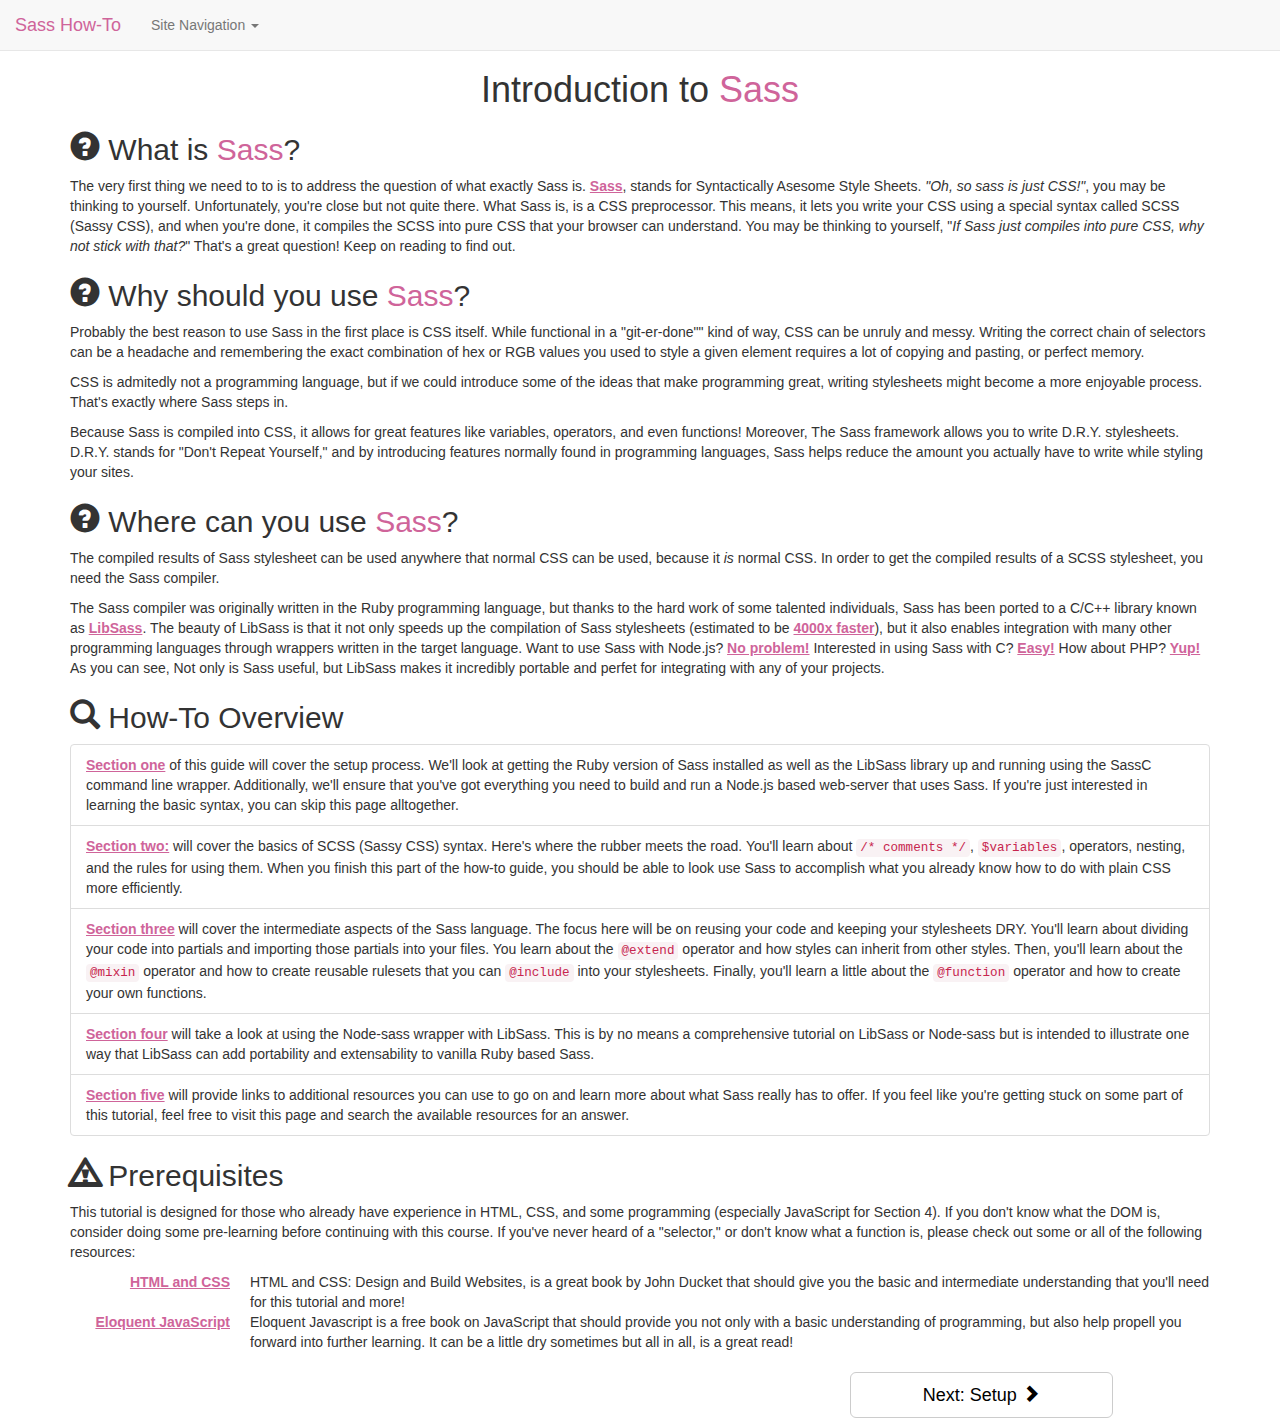
<file: index.html>
<!DOCTYPE html>
<html lang="en">
    <head>
        <meta charset="utf-8">
        <meta http-equiv="X-UA-Compatible" content="IE=edge">
        <meta name="viewport" content="width=device-width, initial-scale=1">
        <title>Sass How-To: Introduction</title>
        <link href="./css/bootstrap.min.css" rel="stylesheet">
        <link href="css/index.css" rel="stylesheet">
    </head>
    <body>

        <nav class="navbar navbar-default navbar-fixed-top">
          <div class="container-fluid">
            <div class="navbar-header">
              <a class="navbar-brand" href="#"><span class="sass-emphasis">Sass How-To</span></a>
            </div>
            <ul class="nav navbar-nav">
              <li class="dropdown"><a class="dropdown-toggle" data-toggle="dropdown" href="#">Site Navigation <span class="caret"></span></a>
                <ul class="dropdown-menu">
                  <li class="active"><a href="#" onclick="return false">Introduction</a></li>
                  <li><a href="./pages/setup.html">Section 1: Setup</a></li>
                  <li><a href="./pages/basics1.html">Section 2: Basic Sass</a></li>
                  <li><a href="./pages/intermediate.html">Section 3: Intermediate Sass</a></li>
                  <li><a href="./pages/libsass.html">Section 4: LibSass &amp; Node-Sass</a></li>
                  <li><a href="./pages/resources.html">Section 5: Resources &amp; Documentation</a></li>
                </ul>
              </li>
            </ul>
          </div>
        </nav>

        <div class="container">
            <div class="row">
                <div id="main-content" class="col-md-12">

                    <h1 class="page-title">Introduction to <span class="sass-emphasis">Sass</span></h1>

                    <section id="what">
                        <h2 class="sectionTitle">
                            <span class="glyphicon glyphicon-question-sign"></span>
                            What is <span class="sass-emphasis">Sass</span>?
                        </h2>
                        <p>The very first thing we need to to is to address the question of what exactly Sass is.  <a href="http://www.sass-lang.com" >Sass</a>,
                        stands for Syntactically Asesome Style Sheets.  <em>"Oh, so sass is just CSS!"</em>, you may be thinking
                        to yourself.  Unfortunately, you're close but not quite there.  What Sass is, is a CSS preprocessor. This means, it lets you write
                        your CSS using a special syntax called SCSS (Sassy CSS), and when you're done, it compiles the SCSS into pure CSS that your browser can
                        understand. You may be thinking to yourself, "<em>If Sass just compiles into pure CSS, why not stick with that?</em>"
                        That's a great question! Keep on reading to find out.</p>
                    </section>


                    <section id="why">
                        <h2 class="sectionTitle">
                            <span class="glyphicon glyphicon-question-sign"></span>
                            Why should you use <span class="sass-emphasis">Sass</span>?
                        </h2>
                        <p>Probably the best reason to use Sass in the first place is CSS itself.  While functional in a "git-er-done"" kind of way, CSS
                        can be unruly and messy.  Writing the correct chain of selectors can be a headache and remembering the exact combination of hex
                        or RGB values you used to style a given element requires a lot of copying and pasting, or perfect memory.</p>
                        <p>CSS is admitedly not a programming language, but if we could introduce some of the ideas that make programming great, writing
                        stylesheets might become a more enjoyable process.  That's exactly where Sass steps in.</p>
                        <p>Because Sass is compiled into CSS, it allows for great features like variables, operators, and even functions!  Moreover,
                        The Sass framework allows you to write D.R.Y. stylesheets.  D.R.Y. stands for "Don't Repeat Yourself," and by introducing
                        features normally found in programming languages, Sass helps reduce the amount you actually have to write while styling your
                        sites.</p>
                    </section>

                    <section id="where">
                        <h2 class="sectionTitle">
                            <span class="glyphicon glyphicon-question-sign"></span>
                            Where can you use <span class="sass-emphasis">Sass</span>?
                        </h2>
                        <p>The compiled results of Sass stylesheet can
                        be used anywhere that normal CSS can be used, because it <em>is</em> normal CSS. In order to get the compiled results of a SCSS
                        stylesheet, you need the Sass compiler.</p>
                        <p>The Sass compiler was originally written in the Ruby programming language, but thanks to the hard work of some talented individuals,
                        Sass has been ported to a C/C++ library known as <a href="http://www.sass-lang.com/libsass" >LibSass</a>.  The beauty of LibSass is that
                        it not only speeds up the compilation of Sass stylesheets (estimated to be <a href="http://www.moovweb.com/blog/libsass/" >4000x faster</a>),
                        but it also enables integration with many other programming languages through wrappers written in the target language.  Want to
                        use Sass with Node.js? <a href="https://github.com/sass/node-sass" >No problem!</a>  Interested in using Sass with C?  <a href="https://github.com/sass/sassc" >
                        Easy!</a>  How about PHP?  <a href="https://github.com/sensational/sassphp" >Yup!</a>  As you can see, Not only is Sass useful, but LibSass
                        makes it incredibly portable and perfet for integrating with any of your projects.</p>
                    </section>

                    <section id="overview">
                        <h2 class="sectionTitle">
                            <span class="glyphicon glyphicon-search"></span>
                            How-To Overview
                        </h2>
                        <ul class="list-group">
                            <li class="list-group-item">
                                <a href="./pages/setup.html" >Section one</a> of this guide will cover the setup process.  We'll look at getting the Ruby version of Sass installed as well as the LibSass
                                library up and running using the SassC command line wrapper.  Additionally, we'll ensure that you've got everything you need to build
                                and run a Node.js based web-server that uses Sass. If you're just interested in learning the basic syntax, you can skip this page alltogether.
                            </li>
                            <li class="list-group-item">
                                <a href="./pages/basics1.html" >Section two:</a> will cover the basics of SCSS (Sassy CSS) syntax. Here's where the rubber meets the road.  You'll learn about
                                <code>/* comments */</code>, <code>$variables</code>, operators, nesting, and the rules for using them.  When you finish this part of the how-to guide, you should
                                be able to look use Sass to accomplish what you already know how to do with plain CSS more efficiently.
                            </li>
                            <li class="list-group-item">
                                <a href="./pages/intermediate.html" >Section three</a> will cover the intermediate aspects of the Sass language.  The focus here will be on reusing your code and keeping
                                your stylesheets DRY.  You'll learn about dividing your code into partials and importing those partials into your files.  You learn about the <code>@extend</code>
                                operator and how styles can inherit from other styles.  Then, you'll learn about the <code>@mixin</code> operator and how to create reusable rulesets that you can
                                <code>@include</code> into your stylesheets.  Finally, you'll learn a little about the <code>@function</code> operator and how to create your own functions.
                            </li>
                            <li class="list-group-item">
                                <a href="./pages/libsass.html" >Section four</a> will take a look at using the Node-sass wrapper with LibSass.  This is by no means a comprehensive tutorial on
                                LibSass or Node-sass but is intended to illustrate one way that LibSass can add portability and extensability to vanilla Ruby based Sass.
                            </li>
                            <li class="list-group-item">
                                <a href="./pages/resources.html" >Section five</a> will provide links to additional resources you can use to go on and learn more about what Sass really
                                has to offer.  If you feel like you're getting stuck on some part of this tutorial, feel free to visit this page and search the available resources
                                for an answer.
                            </li>
                        </ul>
                    </section>

                    <section id="prereq">
                        <h2 class="sectionTitle">
                            <span class="glyphicon glyphicon-warning-sign"></span>
                            Prerequisites
                        </h2>
                        <p>This tutorial is designed for those who already have experience in HTML, CSS, and some programming (especially JavaScript for Section 4).  If you don't know what the DOM is, consider
                        doing some pre-learning before continuing with this course.  If you've never heard of a "selector," or don't know what a function is, please check
                        out some or all of the following resources:</p>
                        <dl class="dl-horizontal">
                            <dt><a href="http://a.co/99SQVYP" >HTML and CSS</a></dt>
                            <dd>HTML and CSS: Design and Build Websites, is a great book by John Ducket that should give you the basic and intermediate understanding that you'll need for this tutorial
                            and more!</dd>
                            <dt><a href="http://eloquentjavascript.net/" >Eloquent JavaScript</a></dt>
                            <dd>Eloquent Javascript is a free book on JavaScript that should provide you not only with a basic understanding of programming, but 
                            also help propell you forward into further learning.  It can be a little dry sometimes but all in all, is a great read!</dd>
                        </dl>
                    </section>
                    <div class="row">
                        <div class="col-md-3 col-md-offset-8 col-sm-3 col-sm-offset-8">
                            <a href="./pages/setup.html" class="btn btn-lg btn-default btn-block">
                                Next: Setup
                                <span class="glyphicon glyphicon-chevron-right"></span>
                            </a>
                        </div>
                    </div>
                </div>
            </div>
        </div>
        <script src='./scripts/jquery-3.1.1.min.js'></script>
        <script src='./scripts/bootstrap.min.js'></script>
    </body>
</html>
</file>
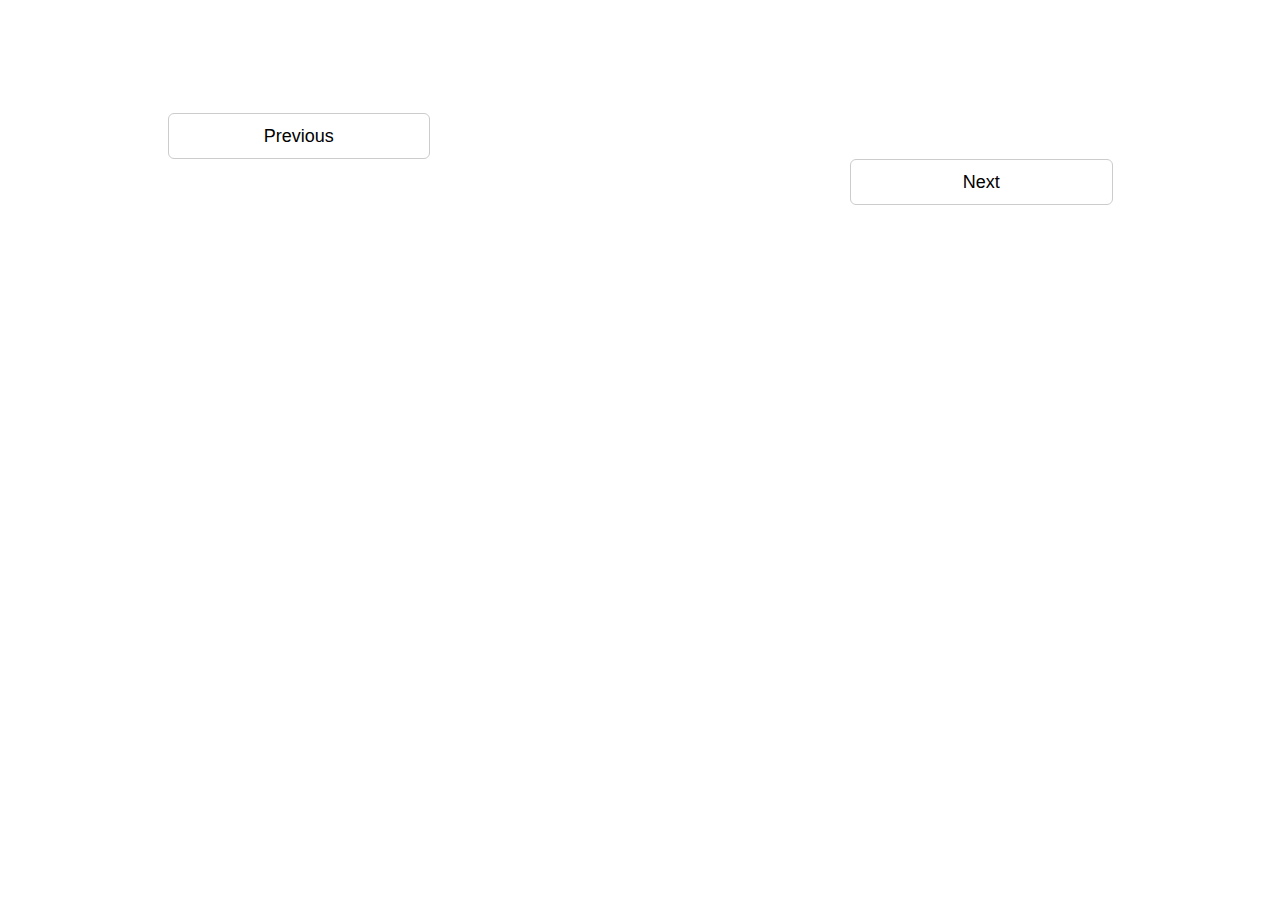
<file: _template_.html>
<!DOCTYPE html>
<html lang="en">
    <head>
        <meta charset="utf-8">
        <meta http-equiv="X-UA-Compatible" content="IE=edge">
        <meta name="viewport" content="width=device-width, initial-scale=1">
        <title>Sass How-To: </title>
        <link href="https://maxcdn.bootstrapcdn.com/bootstrap/3.3.7/css/bootstrap.min.css" rel="stylesheet">
        <link href="css/index.css" rel="stylesheet">
    </head>
    <body>
        <div class="container">
            <div class="row">
                <div id="main-content" class="col-md-12">

                    <h1 class="page-title"> <!-- Page Title Goes Here --> </h1>

                    <section id="">
                        <h2 class="sectionTitle">
                            <span class="glyphicon "></span>
                            <!-- Title goes here -->
                        </h2>

                    </section>

                    <div class="row">
                        <div class="col-md-3 col-md-offset-1 col-sm-3 col-sm-offset-1">
                            <a href="#" class="btn btn-lg btn-default btn-block">Previous</a>
                        </div>
                        <div class="col-md-3 col-md-offset-8 col-sm-3 col-sm-offset-8">
                            <a href="#" class="btn btn-lg btn-default btn-block">Next</a>
                        </div>
                    </div>
                </div>
            </div>
        </div>
        <script src='https://ajax.googleapis.com/ajax/libs/jquery/1.12.4/jquery.min.js'></script>
        <script src='https://maxcdn.bootstrapcdn.com/bootstrap/3.3.7/js/bootstrap.min.js'></script>
    </body>
</html>
</file>
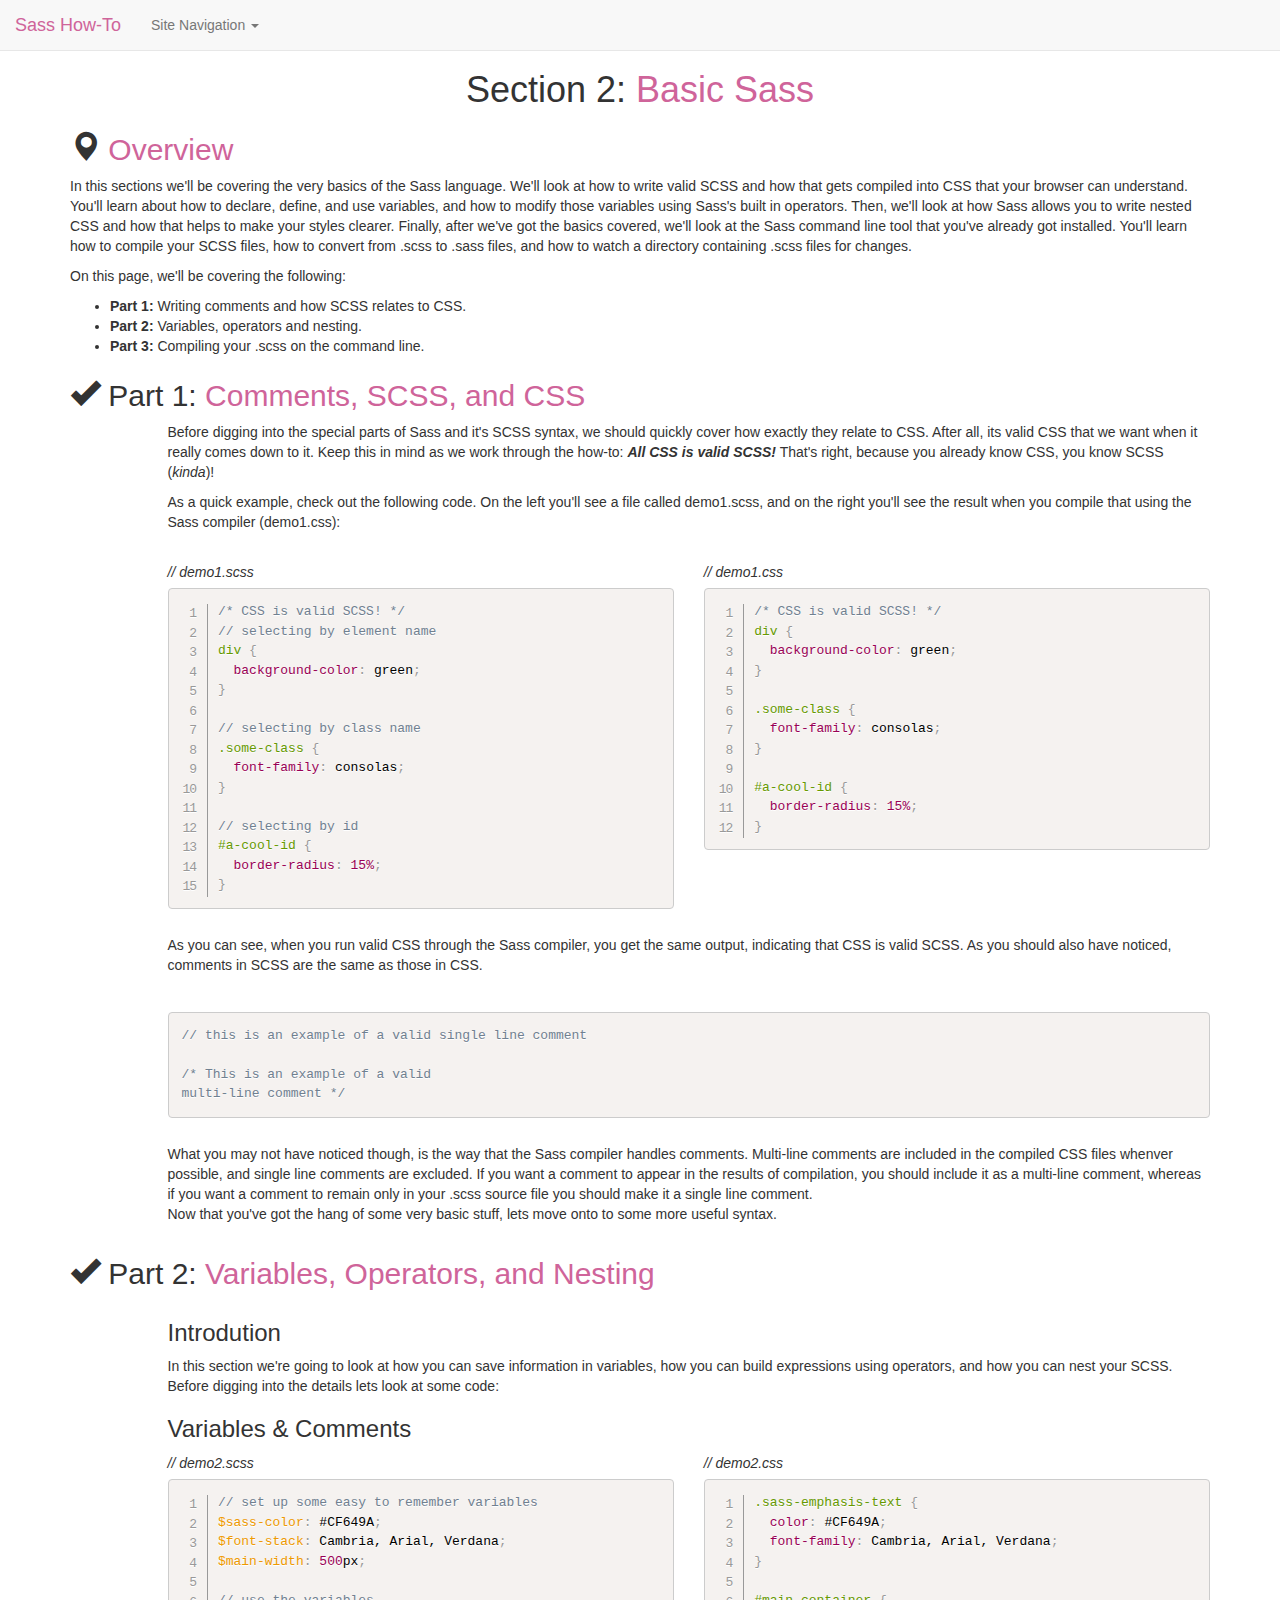
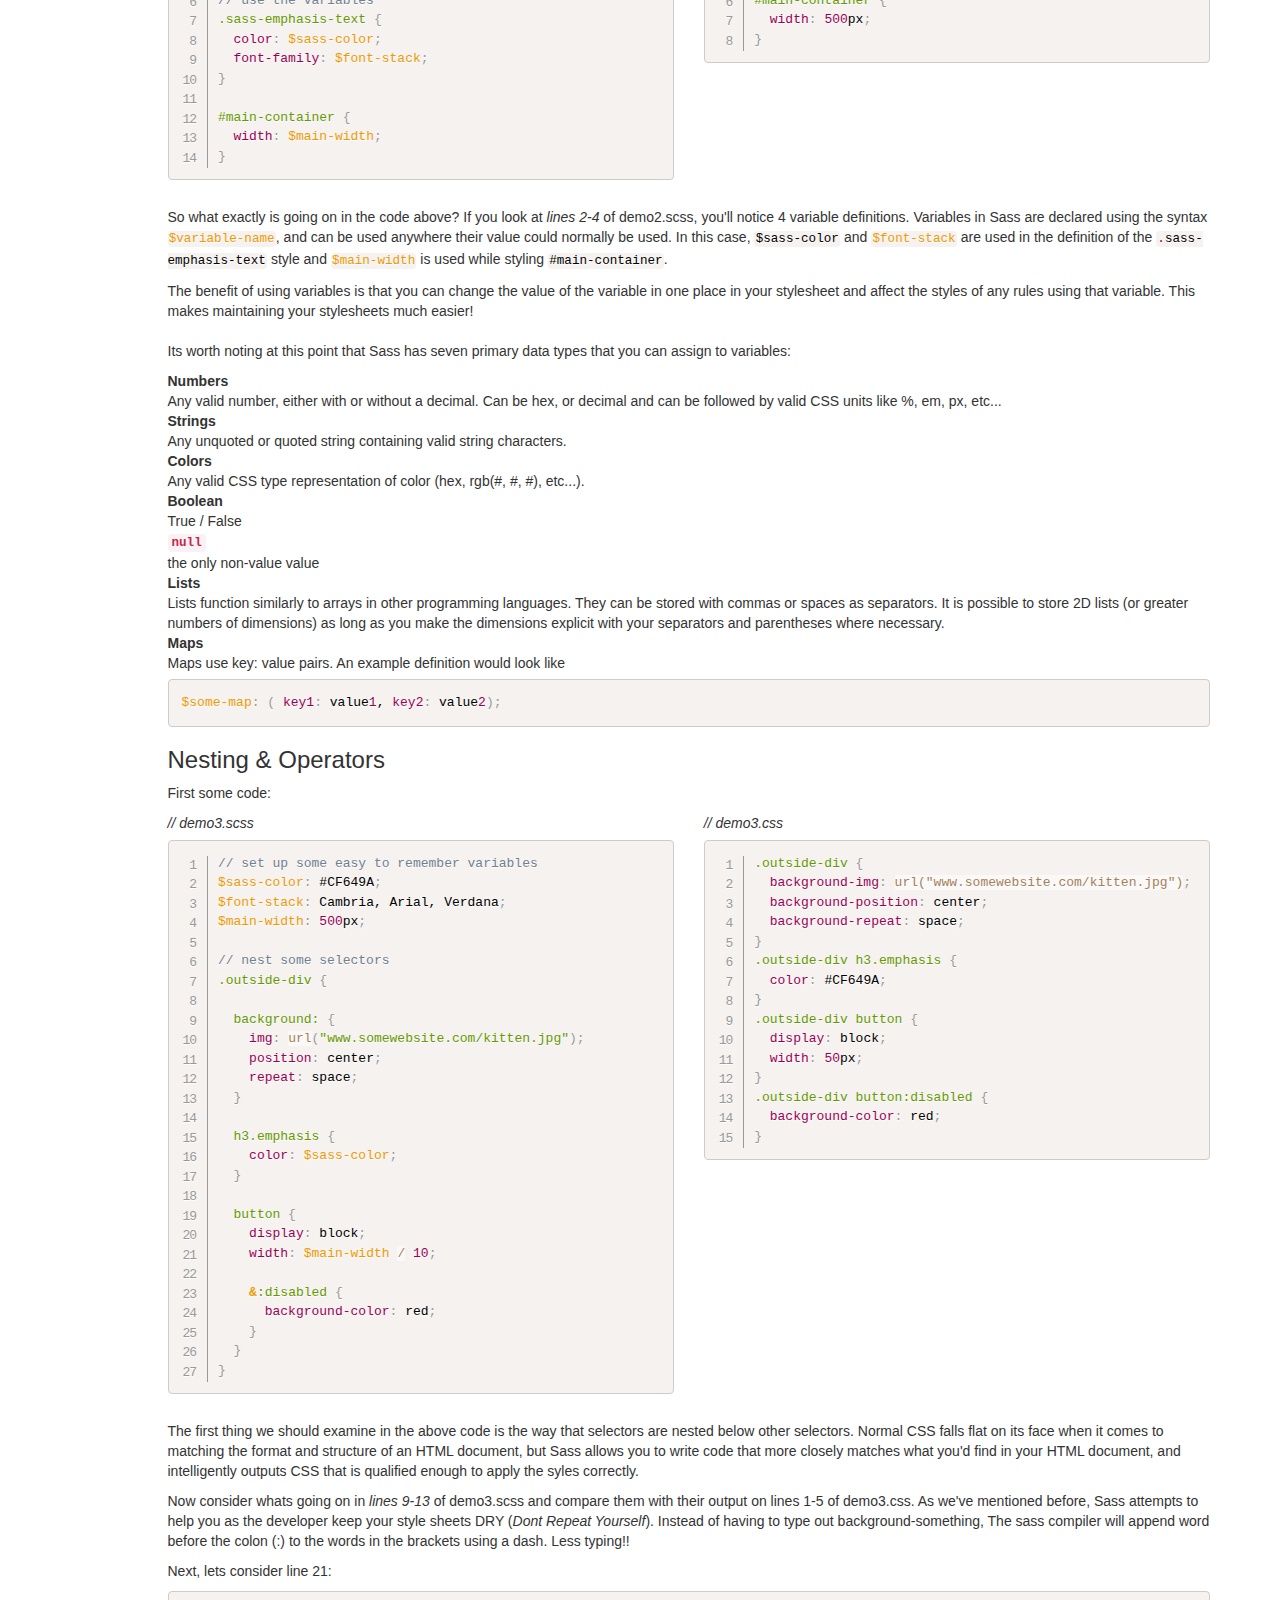
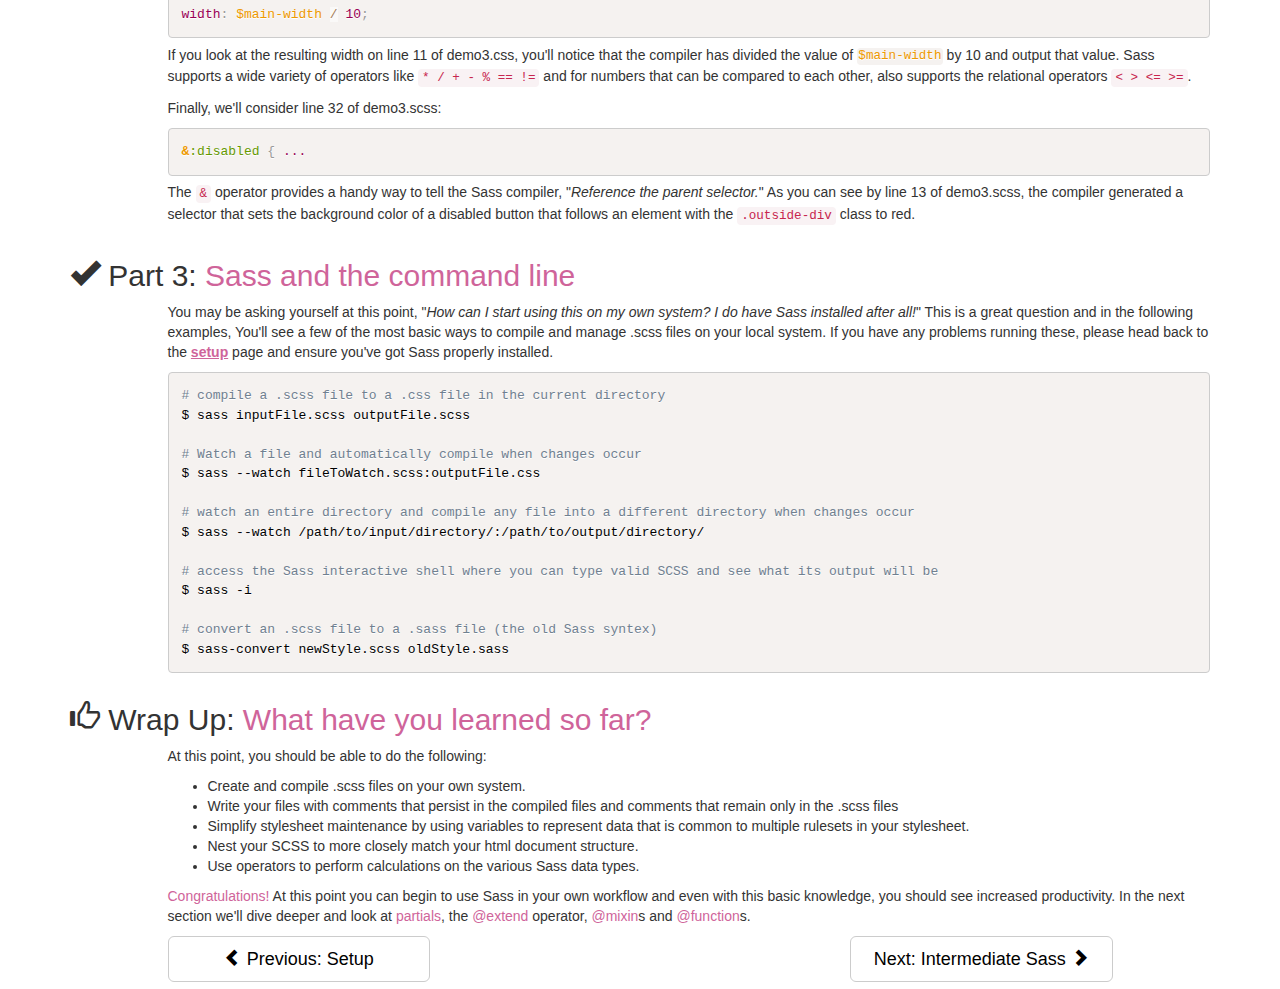
<file: pages/basics1.html>
<!DOCTYPE html>
<html lang="en">
    <head>
        <meta charset="utf-8">
        <meta http-equiv="X-UA-Compatible" content="IE=edge">
        <meta name="viewport" content="width=device-width, initial-scale=1">
        <title>Sass How-To: Basics</title>
        <link href="../css/bootstrap.min.css" rel="stylesheet">
        <link rel="stylesheet" href="../css/prism.css">
        <link href="../css/basics1.css" rel="stylesheet">
    </head>
    <body>

        <nav class="navbar navbar-default navbar-fixed-top">
          <div class="container-fluid">
            <div class="navbar-header">
              <a class="navbar-brand" href="../index.html"><span class="sass-emphasis">Sass How-To</span></a>
            </div>
            <ul class="nav navbar-nav">
              <li class="dropdown"><a class="dropdown-toggle" data-toggle="dropdown" href="#">Site Navigation <span class="caret"></span></a>
                <ul class="dropdown-menu">
                  <li><a href="../index.html">Introduction</a></li>
                  <li><a href="./setup.html">Section 1: Setup</a></li>
                  <li class="active"><a href="#" onclick="return false">Section 2: Basic Sass</a></li>
                  <li><a href="./intermediate.html">Section 3: Intermediate Sass</a></li>
                  <li><a href="./libsass.html">Section 4: LibSass &amp; Node-Sass</a></li>
                  <li><a href="./resources.html">Section 5: Resources &amp; Documentation</a></li>
                </ul>
              </li>
            </ul>
          </div>
        </nav>

        <div class="container">
            <div class="row">
                <div id="main-content" class="col-md-12">

                    <!-- Page Title -->
                    <h1 class="page-title">Section 2:<span class="sass-emphasis"> Basic Sass</span> </h1>

                    <!-- Overview of what the page will be covering -->
                    <section id="overview">
                        <h2 class="sectionTitle">
                            <span class="glyphicon glyphicon-map-marker"></span>
                            <span class="sass-emphasis">Overview</span>
                        </h2>

                        <!-- Basic Introduction to the material -->
                        <p>In this sections we'll be covering the very basics of the Sass language.  We'll look at how to write valid SCSS and how that
                        gets compiled into CSS that your browser can understand.  You'll learn about how to declare, define, and use variables, and how to modify
                        those variables using Sass's built in operators.  Then, we'll look at how Sass allows you to write nested CSS and how that helps to make
                        your styles clearer.  Finally, after we've got the basics covered, we'll look at the Sass command line tool that you've already got
                        installed.  You'll learn how to compile your SCSS files, how to convert from .scss to .sass files, and how to watch a directory containing
                        .scss files for changes.</p>

                        <!-- Bullet point what will be covered -->
                        <p>
                            On this page, we'll be covering the following:
                            <ul>
                                <li><strong>Part 1:</strong> Writing comments and how SCSS relates to CSS.</li>
                                <li><strong>Part 2:</strong> Variables, operators and nesting.</li>
                                <li><strong>Part 3:</strong> Compiling your .scss on the command line.</li>
                            </ul>
                        </p>

                        <!-- Quick wrap up("When you're finished...") and motivation for continuing -->
                        <p></p>

                    </section>

                    <section id="part1">
                        <h2 class="sectionTitle">
                            <span class="glyphicon glyphicon-ok"></span>
                            Part 1:<span class="sass-emphasis"> Comments, SCSS, and CSS</span>
                        </h2>
                            <div class='row'>
                                <div class='col-md-11 col-md-offset-1'>

                                <p>Before digging into the special parts of Sass and it's SCSS syntax, we should quickly cover how exactly they relate
                                to CSS.  After all, its valid CSS that we want when it really comes down to it.  Keep this in mind as we work through the
                                how-to: <em><strong>All CSS is valid SCSS!</strong></em>  That's right, because you already know CSS, you know SCSS (<em>kinda</em>)!</p>

                                <p>As a quick example, check out the following code.  On the left you'll see a file called demo1.scss, and on the right
                                you'll see the result when you compile that using the Sass compiler (demo1.css):</p><br>

                                <div class="row">
                                    <div class="col-md-6">
                                        <em>// demo1.scss</em>
                                        <pre class="line-numbers"><code class="language-scss">/* CSS is valid SCSS! */
<!--                                 -->// selecting by element name
<!--                                 -->div {
<!--                                 -->  background-color: green;
<!--                                 -->}
<!--                                 -->
<!--                                 -->// selecting by class name
<!--                                 -->.some-class {
<!--                                 -->  font-family: consolas;
<!--                                 -->}
<!--                                 -->
<!--                                 -->// selecting by id
<!--                                 -->#a-cool-id {
<!--                                 -->  border-radius: 15%;
<!--                                 -->}</code></pre>
                                    </div>

                                    <div class="col-md-6">
                                        <em>// demo1.css</em>
                                        <pre class="line-numbers"><code class="language-css">/* CSS is valid SCSS! */
<!--                                 -->div {
<!--                                 -->  background-color: green;
<!--                                 -->}
<!--                                 -->
<!--                                 -->.some-class {
<!--                                 -->  font-family: consolas;
<!--                                 -->}
<!--                                 -->
<!--                                 -->#a-cool-id {
<!--                                 -->  border-radius: 15%;
<!--                                 -->}</code></pre>
                                    </div>
                                </div>

                                <br><p>As you can see, when you run valid CSS through the Sass compiler, you get the same output, indicating that CSS is valid
                                SCSS.  As you should also have noticed, comments in SCSS are the same as those in CSS.</p><br>

                                <pre><code class="language-scss">// this is an example of a valid single line comment
<!--                         -->
<!--                         -->/* This is an example of a valid
<!--                         -->multi-line comment */</code></pre>

                                <br><p>What you may not have noticed though, is the way that the Sass compiler handles comments.  Multi-line comments are included
                                in the compiled CSS files whenver possible, and single line comments are excluded.  If you want a comment to appear in the results
                                of compilation, you should include it as a multi-line comment, whereas if you want a comment to remain only in your .scss source
                                file you should make it a single line comment. <br>Now that you've got the hang of some very basic stuff, lets move onto to some
                                more useful syntax.</p>

                                </div>
                            </div>
                    </section>

                    <section id="part2">
                        <h2 class="sectionTitle">
                            <span class="glyphicon glyphicon-ok"></span>
                            Part 2:<span class="sass-emphasis"> Variables, Operators, and Nesting</span>
                        </h2>
                            <div class='row'>
                                <div class='col-md-11 col-md-offset-1'>
                                <h3>Introdution</h3>
                                <p>In this section we're going to look at how you can save information in variables, how you can build expressions using operators,
                                and how you can nest your SCSS.  Before digging into the details lets look at some code:</p>

                                <h3>Variables &amp; Comments</h3>
                                <div class="row">
                                    <div class="col-md-6">
                                        <em>// demo2.scss</em>
                                        <pre class="line-numbers"><code class="language-scss">// set up some easy to remember variables
<!--                                 -->$sass-color: #CF649A;
<!--                                 -->$font-stack: Cambria, Arial, Verdana;
<!--                                 -->$main-width: 500px;
<!--                                 -->
<!--                                 -->// use the variables
<!--                                 -->.sass-emphasis-text {
<!--                                 -->  color: $sass-color;
<!--                                 -->  font-family: $font-stack;
<!--                                 -->}
<!--                                 -->
<!--                                 -->#main-container {
<!--                                 -->  width: $main-width;
<!--                                 -->}</code></pre>
                                    </div>

                                    <div class="col-md-6">
                                        <em>// demo2.css</em>
                                        <pre class="line-numbers"><code class="language-css">.sass-emphasis-text {
<!--                                 -->  color: #CF649A;
<!--                                 -->  font-family: Cambria, Arial, Verdana;
<!--                                 -->}
<!--                                 -->
<!--                                 -->#main-container {
<!--                                 -->  width: 500px;
<!--                                 -->}</code></pre>
                                    </div>
                                </div>

                                <br><p>So what exactly is going on in the code above?  If you look at <em>lines 2-4</em> of demo2.scss, you'll notice 4 variable
                                definitions.  Variables in Sass are declared using the syntax <code class="language-scss">$variable-name</code>, and can be used anywhere their value
                                could normally be used.  In this case, <code class='language-sass'>$sass-color</code> and <code class="language-scss">$font-stack</code> are used in the definition of the
                                <code class="language-css">.sass-emphasis-text</code> style and <code class="language-scss">$main-width</code> is used while styling <code class="language-css">#main-container</code>.</p>

                                <p>The benefit of using variables is that you can change the value of the variable in one place in your stylesheet and affect
                                the styles of any rules using that variable.  This makes maintaining your stylesheets much easier! <br><br> Its worth noting at this
                                point that Sass has seven primary data types that you can assign to variables:</p>

                                <dl>
                                    <dt>Numbers</dt>
                                    <dd>Any valid number, either with or without a decimal.  Can be hex, or decimal and can be followed by valid CSS units like
                                    %, em, px, etc...</dd>
                                    <dt>Strings</dt>
                                    <dd>Any unquoted or quoted string containing valid string characters.</dd>
                                    <dt>Colors</dt>
                                    <dd>Any valid CSS type representation of color (hex, rgb(#, #, #), etc...).</dd>
                                    <dt>Boolean</dt>
                                    <dd>True / False</dd>
                                    <dt><code>null</code></dt>
                                    <dd>the only non-value value</dd>
                                    <dt>Lists</dt>
                                    <dd>Lists function similarly to arrays in other programming languages.  They can be stored with commas or spaces as separators.
                                    It is possible to store 2D lists (or greater numbers of dimensions) as long as you make the dimensions explicit with your separators
                                    and parentheses where necessary.</dd>
                                    <dt>Maps</dt>
                                    <dd>Maps use key: value pairs.  An example definition would look like <br>
                                    <pre><code class="language-scss">$some-map: ( key1: value1, key2: value2);</code></pre></dd>
                                </dl>

                                <h3>Nesting &amp; Operators</h3>
                                <p>First some code:</p>
                                <div class="row">
                                    <div class="col-md-6">
                                        <em>// demo3.scss</em>
                                        <pre class="line-numbers"><code class="language-scss">// set up some easy to remember variables
<!--                                 -->$sass-color: #CF649A;
<!--                                 -->$font-stack: Cambria, Arial, Verdana;
<!--                                 -->$main-width: 500px;
<!--                                 -->
<!--                                 -->// nest some selectors
<!--                                 -->.outside-div {
<!--                                 -->
<!--                                 -->  background: {
<!--                                 -->    img: url("www.somewebsite.com/kitten.jpg");
<!--                                 -->    position: center;
<!--                                 -->    repeat: space;
<!--                                 -->  }
<!--                                 -->
<!--                                 -->  h3.emphasis {
<!--                                 -->    color: $sass-color;
<!--                                 -->  }
<!--                                 -->
<!--                                 -->  button {
<!--                                 -->    display: block;
<!--                                 -->    width: $main-width / 10;
<!--                                 -->
<!--                                 -->    &:disabled {
<!--                                 -->      background-color: red;
<!--                                 -->    }
<!--                                 -->  }
<!--                                 -->}</code></pre>
                                    </div>

                                    <div class="col-md-6">
                                        <em>// demo3.css</em>
                                        <pre class="line-numbers"><code class="language-css">.outside-div {
<!--                                 -->  background-img: url("www.somewebsite.com/kitten.jpg");
<!--                                 -->  background-position: center;
<!--                                 -->  background-repeat: space;
<!--                                 -->}
<!--                                 -->.outside-div h3.emphasis {
<!--                                 -->  color: #CF649A;
<!--                                 -->}
<!--                                 -->.outside-div button {
<!--                                 -->  display: block;
<!--                                 -->  width: 50px;
<!--                                 -->}
<!--                                 -->.outside-div button:disabled {
<!--                                 -->  background-color: red;
<!--                                 -->}</code></pre>
                                    </div>
                                </div>

                                <br><p>The first thing we should examine in the above code is the way that selectors are nested below other selectors.
                                Normal CSS falls flat on its face when it comes to matching the format and structure of an HTML document, but Sass allows
                                you to write code that more closely matches what you'd find in your HTML document, and intelligently outputs CSS that
                                is qualified enough to apply the syles correctly.</p>
                                <p>Now consider whats going on in <em>lines 9-13</em> of demo3.scss and compare them with their output on lines 1-5
                                of demo3.css.  As we've mentioned before, Sass attempts to help you as the developer keep your style sheets DRY
                                (<em>Dont Repeat Yourself</em>).  Instead of having to type out background-something, The sass compiler will append
                                word before the colon (:) to the words in the brackets using a dash.  Less typing!!</p>
                                <p>Next, lets consider line 21:</p>
                                <pre><code class="language-scss">width: $main-width / 10;</code></pre>
                                <p>If you look at the resulting width on line 11 of demo3.css, you'll notice that the compiler has divided the value of
                                <code class="language-scss">$main-width</code> by 10 and output that value.  Sass supports a wide variety of operators like <code>* / + - % == !=</code>
                                and for numbers that can be compared to each other, also supports the relational operators <code>< > <= >=</code>.</p>
                                <p>Finally, we'll consider line 32 of demo3.scss:</p>
                                <pre><code class="language-scss">&:disabled { ...</code></pre>
                                <p>The <code>&amp;</code> operator provides a handy way to tell the Sass compiler, "<em>Reference the parent selector.</em>"
                                As you can see by line 13 of demo3.scss, the compiler generated a selector that sets the background color of a disabled
                                button that follows an element with the <code>.outside-div</code> class to red.</p>
                                </div>
                            </div>
                    </section>

                    <section id="part2">
                        <h2 class="sectionTitle">
                            <span class="glyphicon glyphicon-ok"></span>
                            Part 3:<span class="sass-emphasis"> Sass and the command line</span>
                        </h2>
                            <div class='row'>
                                <div class='col-md-11 col-md-offset-1'>

                                    <p>You may be asking yourself at this point, "<em>How can I start using this on my own system?  I do have Sass installed
                                    after all!</em>"  This is a great question and in the following examples, You'll see a few of the most basic ways to compile
                                    and manage .scss files on your local system. If you have any problems running these, please head back to the
                                    <a href="setup.html" >setup</a> page and ensure you've got Sass properly installed.</p>

                                    <pre><code class="language-bash"># compile a .scss file to a .css file in the current directory
<!--                             -->$ sass inputFile.scss outputFile.scss
<!--                             -->
<!--                             --># Watch a file and automatically compile when changes occur
<!--                             -->$ sass --watch fileToWatch.scss:outputFile.css
<!--                             -->
<!--                             --># watch an entire directory and compile any file into a different directory when changes occur
<!--                             -->$ sass --watch /path/to/input/directory/:/path/to/output/directory/
<!--                             -->
<!--                             --># access the Sass interactive shell where you can type valid SCSS and see what its output will be
<!--                             -->$ sass -i
<!--                             -->
<!--                             --># convert an .scss file to a .sass file (the old Sass syntex)
<!--                             -->$ sass-convert newStyle.scss oldStyle.sass</code></pre>

                                </div>
                            </div>
                    </section>

                    <section id="wrap-up">
                        <h2 class="sectionTitle">
                            <span class="glyphicon glyphicon-thumbs-up"></span>
                             Wrap Up: <span class="sass-emphasis">What have you learned so far?</span>
                        </h2>
                        <div class="row">
                            <div class="col-md-11 col-md-offset-1">

                                <p>At this point, you should be able to do the following:</p>
                                <ul>
                                    <li>Create and compile .scss files on your own system.</li>
                                    <li>Write your files with comments that persist in the compiled files and comments that remain only in the .scss files</li>
                                    <li>Simplify stylesheet maintenance by using variables to represent data that is common to multiple rulesets in your stylesheet.</li>
                                    <li>Nest your SCSS to more closely match your html document structure.</li>
                                    <li>Use operators to perform calculations on the various Sass data types.</li>
                                </ul>
                                <p><span class="sass-emphasis">Congratulations!</span> At this point you can begin to use Sass in your own workflow and even with this basic
                                knowledge, you should see increased productivity.  In the next section we'll dive deeper and look at
                                <span class="sass-emphasis">partials</span>, the <span class="sass-emphasis">@extend</span> operator, <span class="sass-emphasis">@mixin</span>s
                                and <span class="sass-emphasis">@function</span>s.</p>
                            </div>
                        </div>
                    </section>

                    <!-- Next and previous buttons -->
                    <div class="row">
                        <div class="col-md-3 col-md-offset-1 col-sm-3 col-sm-offset-1">
                            <a href="setup.html" class="btn btn-lg btn-default btn-block">
                                <span class="glyphicon glyphicon-chevron-left"></span>
                                 Previous: Setup
                            </a>
                        </div>
                        <div class="col-md-3 col-md-offset-4 col-sm-3 col-sm-offset-4">
                            <a href="intermediate.html" class="btn btn-lg btn-default btn-block">
                                Next: Intermediate Sass
                                <span class="glyphicon glyphicon-chevron-right"></span>
                            </a>
                        </div>
                    </div>

                </div>
            </div>
        </div>
        <script src='../scripts/jquery-3.1.1.min.js'></script>
        <script src='../scripts/bootstrap.min.js'></script>
        <script src='../scripts/prism.js'></script>
    </body>
</html>
</file>
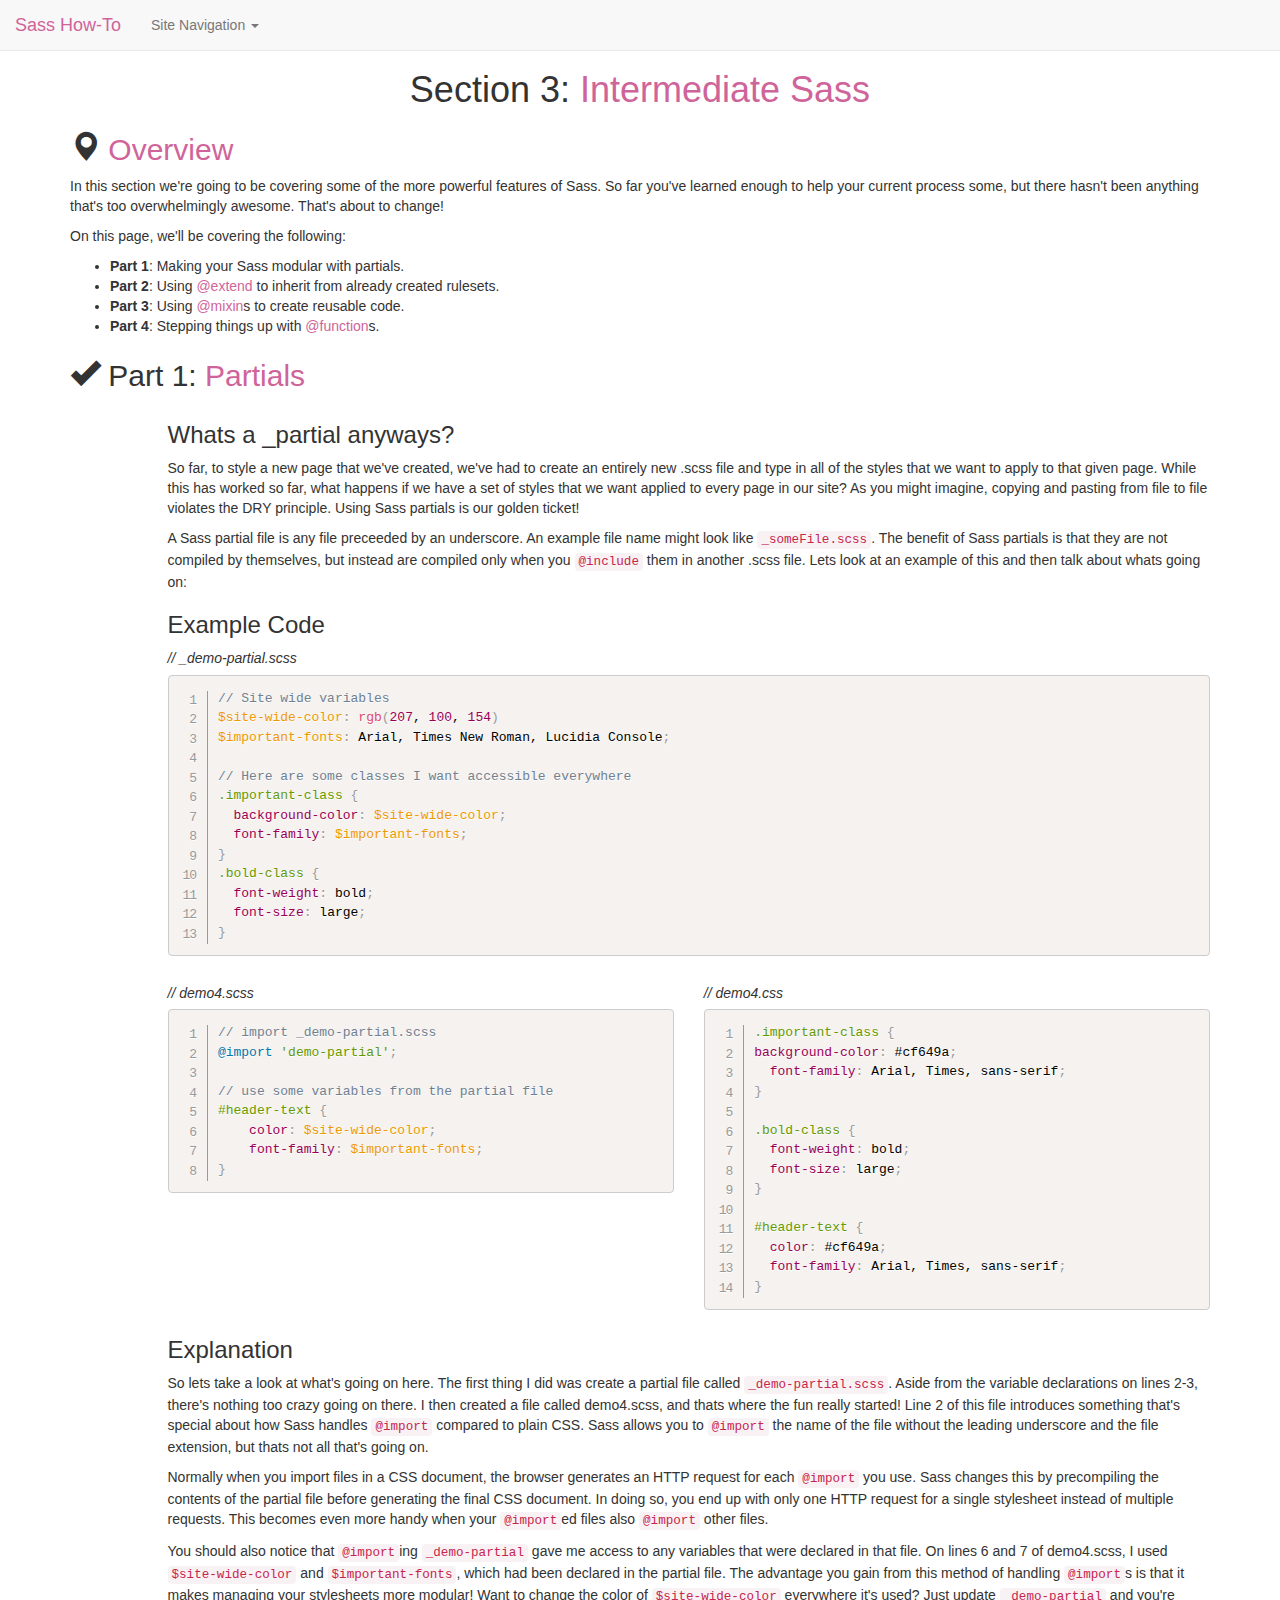
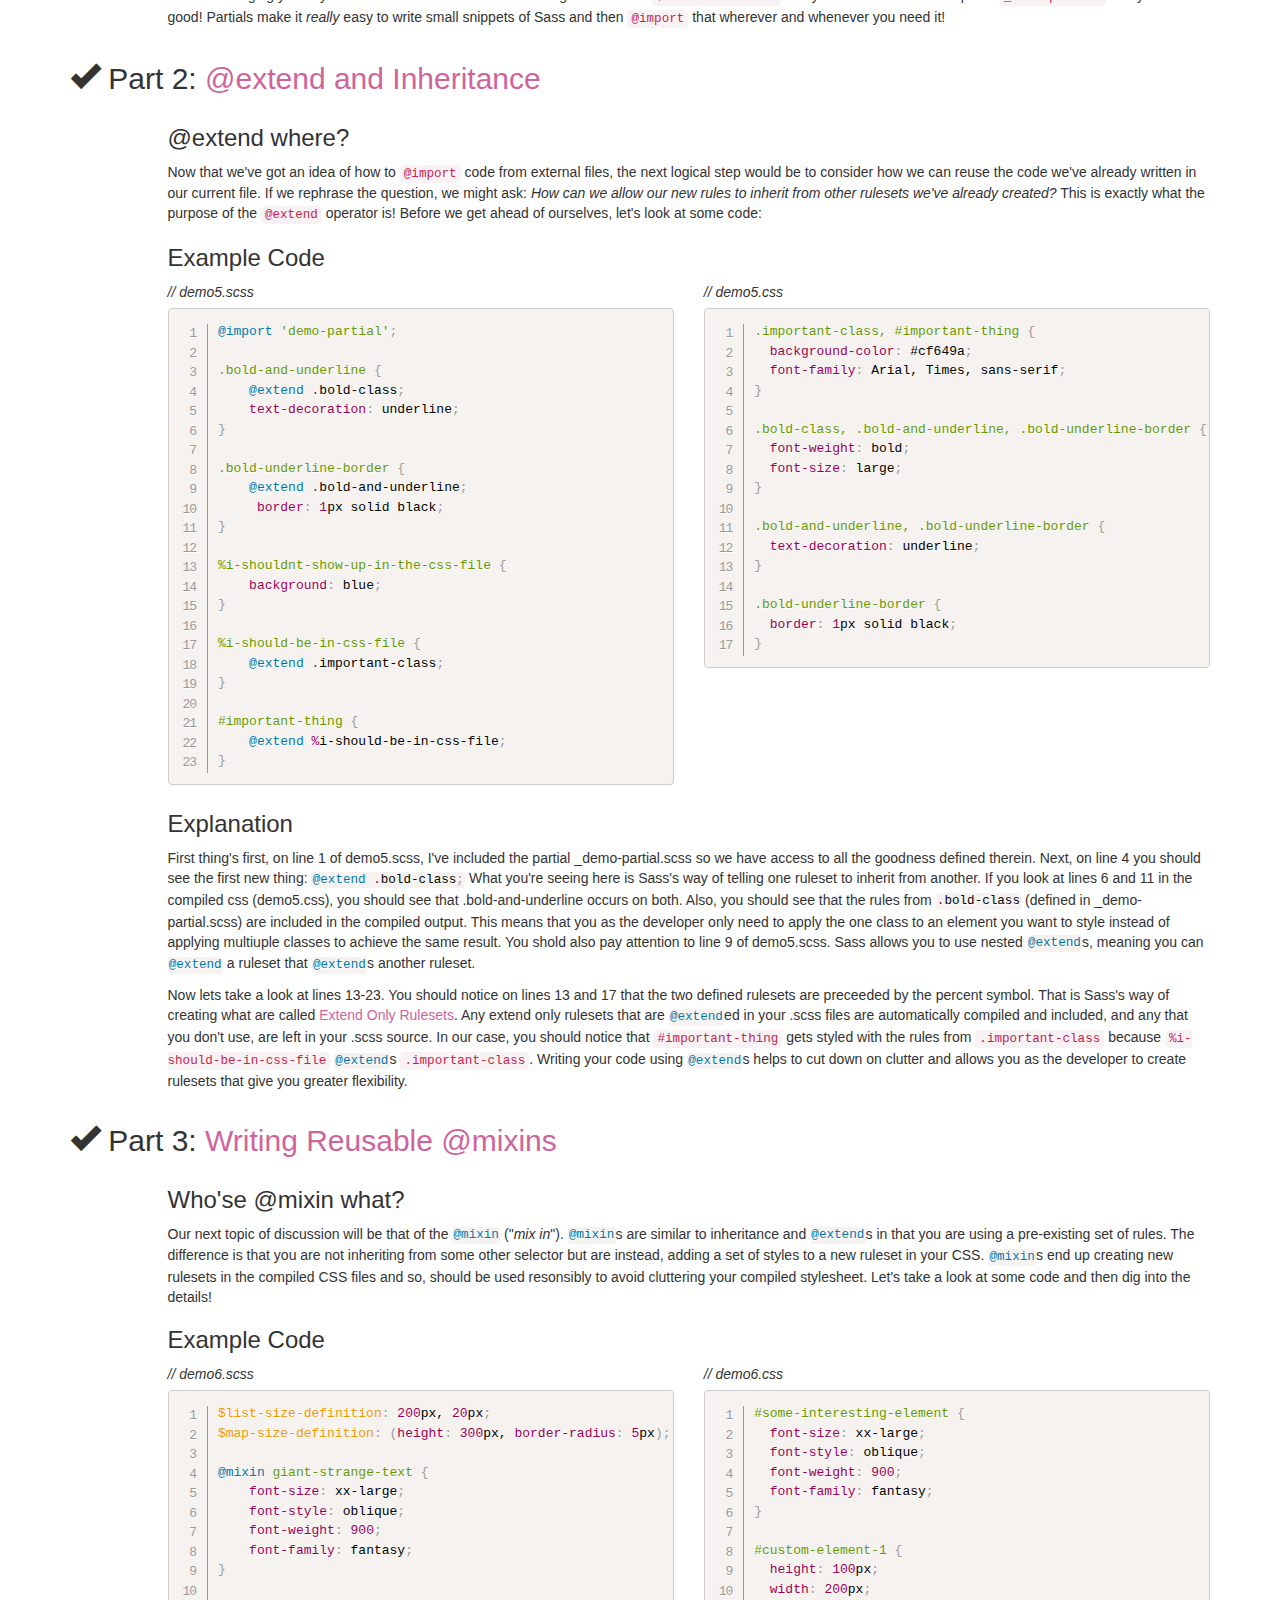
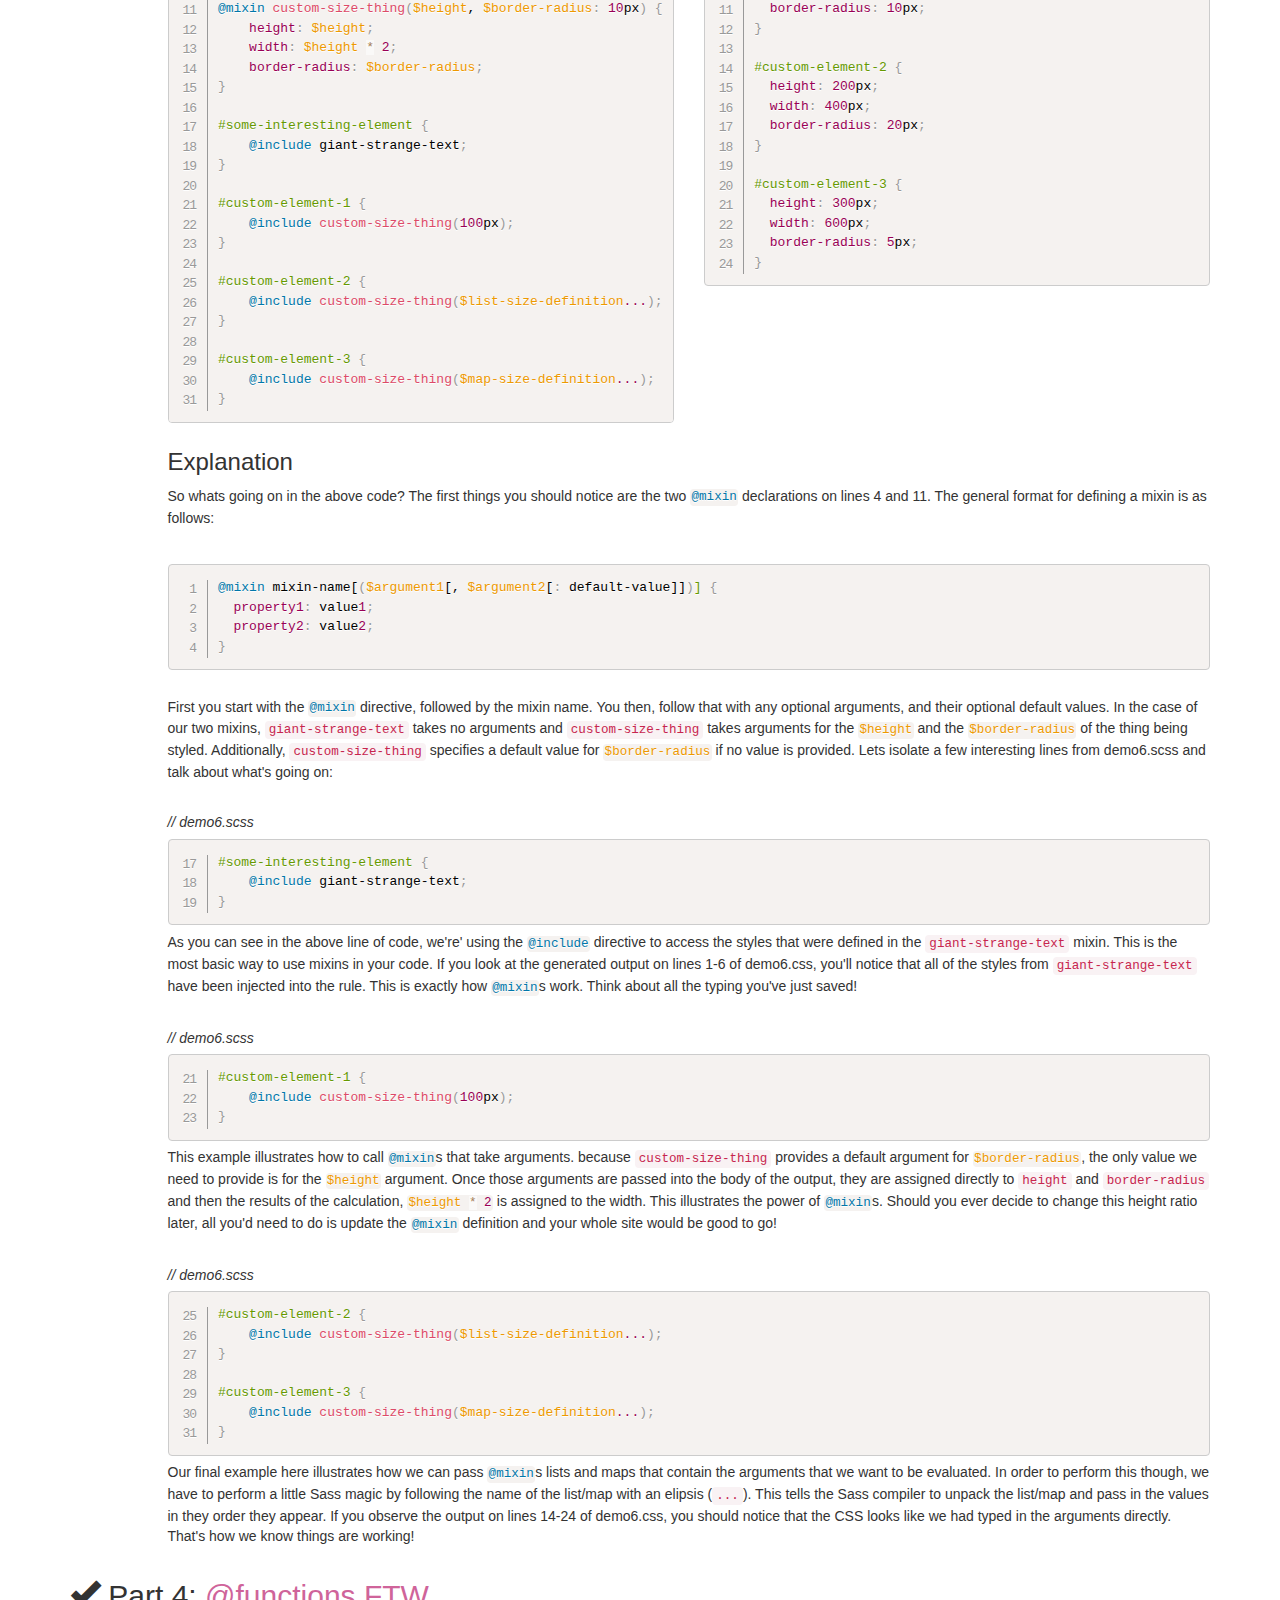
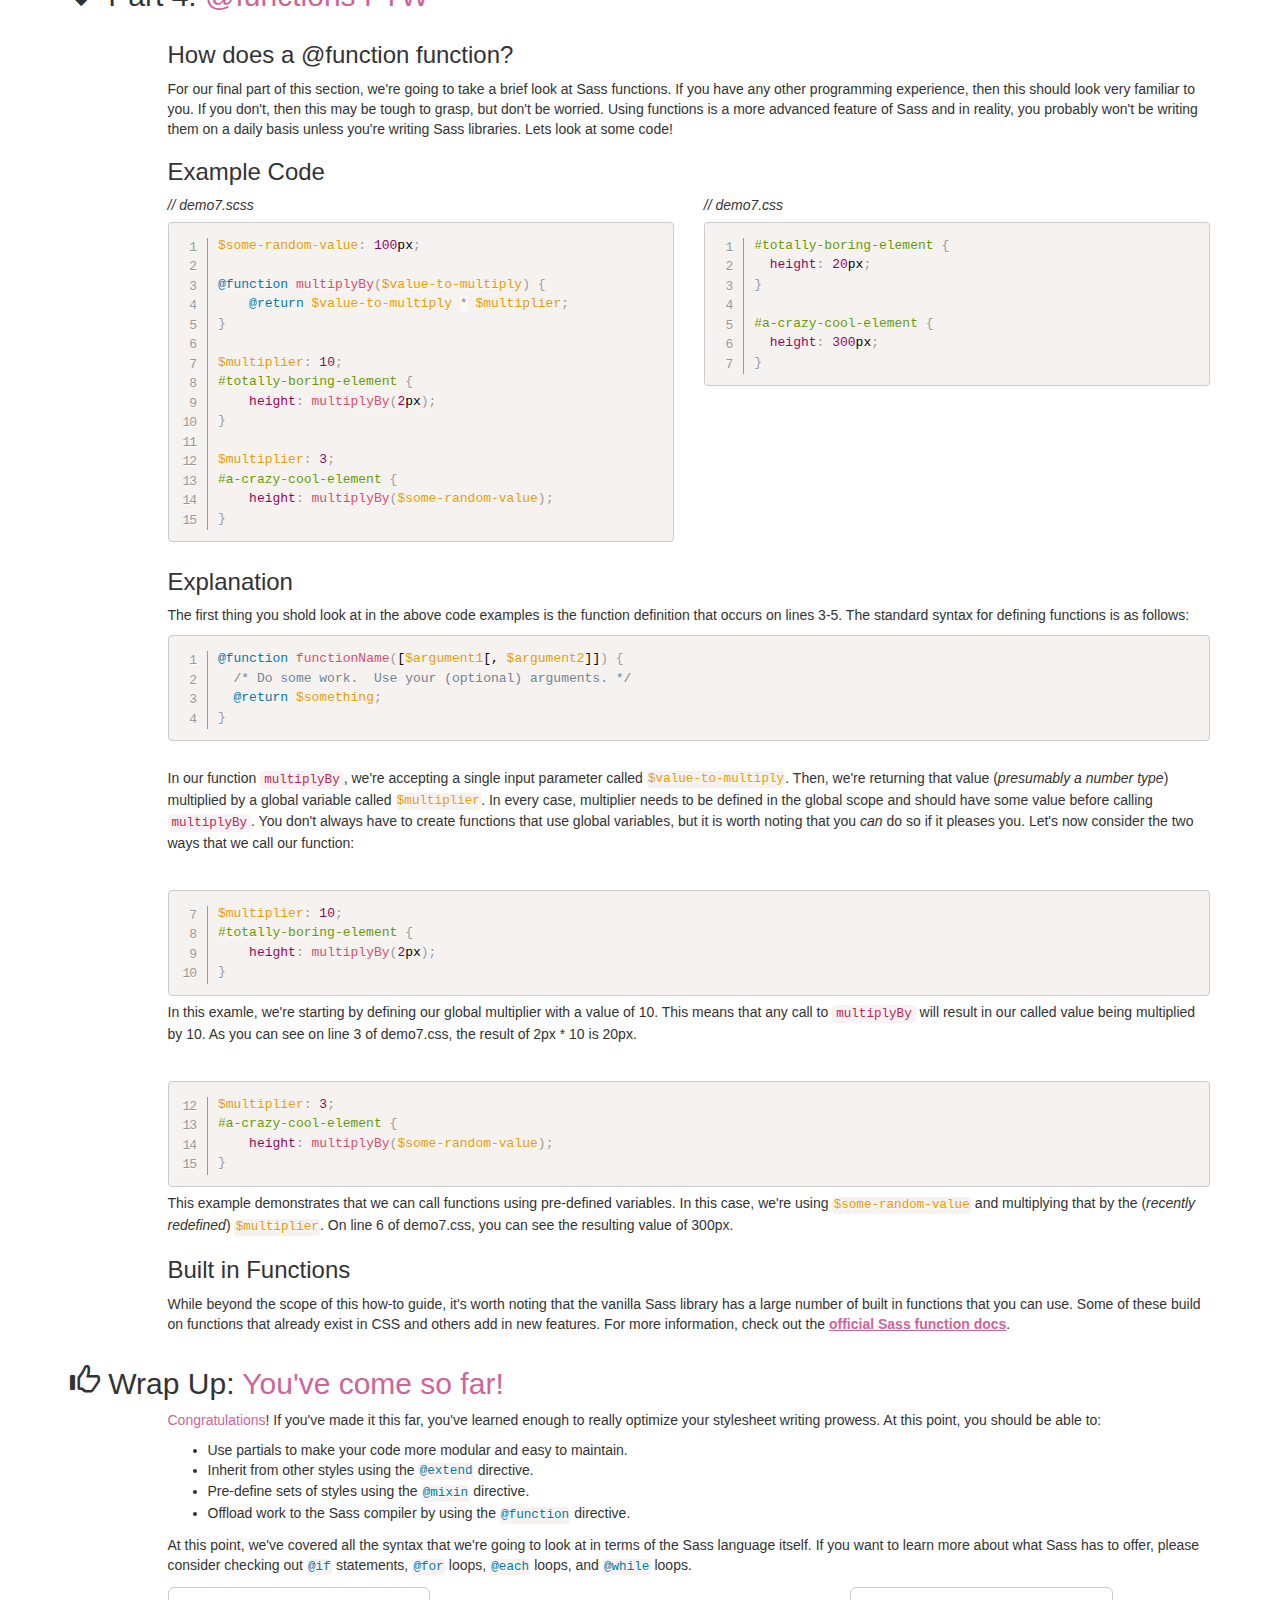
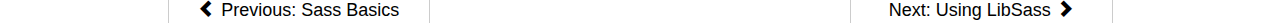
<file: pages/intermediate.html>
<!DOCTYPE html>
<html lang="en">
    <head>
        <meta charset="utf-8">
        <meta http-equiv="X-UA-Compatible" content="IE=edge">
        <meta name="viewport" content="width=device-width, initial-scale=1">
        <title>Sass How-To: Intermediate Sass</title>
        <link href="../css/bootstrap.min.css" rel="stylesheet">
        <link rel="stylesheet" href="../css/prism.css">
        <link href="../css/intermediate.css" rel="stylesheet">
    </head>
    <body>

        <nav class="navbar navbar-default navbar-fixed-top">
          <div class="container-fluid">
            <div class="navbar-header">
              <a class="navbar-brand" href="../index.html"><span class="sass-emphasis">Sass How-To</span></a>
            </div>
            <ul class="nav navbar-nav">
              <li class="dropdown"><a class="dropdown-toggle" data-toggle="dropdown" href="#">Site Navigation <span class="caret"></span></a>
                <ul class="dropdown-menu">
                  <li><a href="../index.html">Introduction</a></li>
                  <li><a href="./setup.html">Section 1: Setup</a></li>
                  <li><a href="./basics1.html">Section 2: Basic Sass</a></li>
                  <li  class="active"><a href="#"  onclick="return false">Section 3: Intermediate Sass</a></li>
                  <li><a href="./libsass.html">Section 4: LibSass &amp; Node-Sass</a></li>
                  <li><a href="./resources.html">Section 5: Resources &amp; Documentation</a></li>
                </ul>
              </li>
            </ul>
          </div>
        </nav>

        <div class="container">
            <div class="row">
                <div id="main-content" class="col-md-12">

                    <!-- Page Title -->
                    <h1 class="page-title">Section 3:<span class="sass-emphasis"> Intermediate Sass</span> </h1>

                    <!-- Overview of what the page will be covering -->
                    <section id="overview">
                        <h2 class="sectionTitle">
                            <span class="glyphicon glyphicon-map-marker"></span>
                            <span class="sass-emphasis">Overview</span>
                        </h2>

                        <!-- Basic Introduction to the material -->
                        <p>In this section we're going to be covering some of the more powerful features of Sass.  So
                        far you've learned enough to help  your current process some, but there hasn't been
                        anything that's too overwhelmingly awesome.  That's about to change!</p>

                        <!-- Bullet point what will be covered -->
                        <p>
                            On this page, we'll be covering the following:
                            <ul>
                                <li><strong>Part 1</strong>: Making your Sass modular with partials.</li>
                                <li><strong>Part 2</strong>: Using <span class="sass-emphasis">@extend</span> to inherit from already created rulesets.</li>
                                <li><strong>Part 3</strong>: Using <span class="sass-emphasis">@mixin</span>s to create reusable code.</li>
                                <li><strong>Part 4</strong>: Stepping things up with <span class="sass-emphasis">@function</span>s.</li>
                            </ul>
                        </p>

                        <!-- Quick wrap up("When you're finished...") and motivation for continuing -->
                        <p></p>

                    </section>

                    <section id="partials">
                        <h2 class="sectionTitle">
                            <span class="glyphicon glyphicon-ok"></span>
                            Part 1:<span class="sass-emphasis"> Partials</span>
                        </h2>
                            <div class='row'>
                                <div class='col-md-11 col-md-offset-1'>

                                <h3>Whats a _partial anyways?</h3>
                                
                                <p>
                                    So far, to style a new page that we've created, we've had to create an entirely new .scss file and type in all of the styles that
                                    we want to apply to that given page.  While this has worked so far, what happens if we have a set of styles that we want applied
                                    to every page in our site?  As you might imagine, copying and pasting from file to file violates the DRY principle.  Using Sass
                                    partials is our golden ticket!
                                </p>

                                <p>
                                    A Sass partial file is any file preceeded by an underscore.  An example file name might look like <code>_someFile.scss</code>. 
                                    The benefit of Sass partials is that they are not compiled by themselves, but instead are compiled only when you <code>@include</code>
                                    them in another .scss file.  Lets look at an example of this and then talk about whats going on:
                                </p>

                                <h3>Example Code</h3>
                                
                                <em>// _demo-partial.scss</em>
                                <pre class="line-numbers"><code class="language-scss">// Site wide variables
<!--                         -->$site-wide-color: rgb(207, 100, 154)
<!--                         -->$important-fonts: Arial, Times New Roman, Lucidia Console;
<!--                         -->
<!--                         -->// Here are some classes I want accessible everywhere
<!--                         -->.important-class {
<!--                         -->  background-color: $site-wide-color;
<!--                         -->  font-family: $important-fonts;
<!--                         -->}
<!--                         -->.bold-class {
<!--                         -->  font-weight: bold;
<!--                         -->  font-size: large;
<!--                         -->}</code></pre>

                                <br>

                                <div class="row">
                                    <div class="col-md-6">
                                        <em>// demo4.scss</em>
                                        <pre class="line-numbers"><code class="language-scss">// import _demo-partial.scss
<!--                                 -->@import 'demo-partial';
                                        
<!--                                 -->// use some variables from the partial file
<!--                                 -->#header-text {
<!--                                 -->    color: $site-wide-color;
<!--                                 -->    font-family: $important-fonts;
<!--                                 -->}
<!---                                --></code></pre>
                                    </div>
                                
                                    <div class="col-md-6">
                                        <em>// demo4.css</em>
                                        <pre class="line-numbers"><code class="language-css">.important-class {
<!--                                 -->background-color: #cf649a;
<!--                                 -->  font-family: Arial, Times, sans-serif;
<!--                                 -->}
<!--                                 -->
<!--                                 -->.bold-class {
<!--                                 -->  font-weight: bold;
<!--                                 -->  font-size: large; 
<!--                                 -->}
<!--                                 -->
<!--                                 -->#header-text {
<!--                                 -->  color: #cf649a;
<!--                                 -->  font-family: Arial, Times, sans-serif; 
<!--                                 -->}</code></pre>
                                    </div>
                                </div>
                                

                                <h3>Explanation</h3>

                                <p>
                                    So lets take a look at what's going on here.  The first thing I did was create a partial file called 
                                    <code>_demo-partial.scss</code>.  Aside from the variable declarations on lines 2-3, there's nothing too crazy going on there.
                                    I then created a file called demo4.scss, and thats where the fun really started!  Line 2 of this file introduces something that's special
                                    about how Sass handles <code>@import</code> compared to plain CSS.  Sass allows you to <code>@import</code> the name of the file 
                                    without the leading underscore and the file extension, but thats not all that's going on.  
                                </p>

                                <p>
                                    Normally when you import files in a CSS document, the browser generates an HTTP request for each <code>@import</code> you use.  Sass changes
                                    this by precompiling the contents of the partial file before generating the final CSS document.  In doing so, you end up with only 
                                    one HTTP request for a single stylesheet instead of multiple requests.  This becomes even more handy when your <code>@import</code>ed 
                                    files also <code>@import</code> other files.
                                </p>

                                <p>
                                    You should also notice that <code>@import</code>ing <code>_demo-partial</code> gave me access to any variables that were declared in that 
                                    file.  On lines 6 and 7 of demo4.scss, I used <code>$site-wide-color</code> and <code>$important-fonts</code>, which had been declared in
                                    the partial file.
                                    The advantage you gain from this method of handling <code>@import</code>s is that it makes managing your stylesheets more modular!  Want to
                                    change the color of <code>$site-wide-color</code> everywhere it's used?  Just update <code>_demo-partial</code> and you're good!  Partials make 
                                    it <em>really</em> easy to write small snippets of Sass and then <code>@import</code> that wherever and whenever you need it!
                                </p>
                                
                                </div>
                            </div>
                    </section>

                    <section id="extend">
                        <h2 class="sectionTitle">
                            <span class="glyphicon glyphicon-ok"></span>
                            Part 2:<span class="sass-emphasis"> @extend and Inheritance</span>
                        </h2>
                            <div class='row'>
                                <div class='col-md-11 col-md-offset-1'>

                                <h3>@extend where?</h3>

                                <p>
                                    Now that we've got an idea of how to <code>@import</code> code from external files, the next logical step would be to consider how we can 
                                    reuse the code we've already written in our current file.  If we rephrase the question, we might ask: <em>How can we allow our new rules
                                    to inherit from other rulesets we've already created?</em>  This is exactly what the purpose of the <code>@extend</code> operator is!  Before
                                    we get ahead of ourselves, let's look at some code:  
                                </p>

                                <h3>Example Code</h3>

                                <div class="row">
                                    <div class="col-md-6">
                                        <em>// demo5.scss</em>
                                        <pre class="line-numbers"><code class="language-scss">@import 'demo-partial';

<!--                                 -->.bold-and-underline {
<!--                                 -->    @extend .bold-class;
<!--                                 -->    text-decoration: underline;
<!--                                 -->}
<!--                                 -->
<!--                                 -->.bold-underline-border {
<!--                                 -->    @extend .bold-and-underline;
<!--                                 -->     border: 1px solid black;
<!--                                 -->}
<!--                                 -->
<!--                                 -->%i-shouldnt-show-up-in-the-css-file {
<!--                                 -->    background: blue;
<!--                                 -->}
<!--                                 -->
<!--                                 -->%i-should-be-in-css-file {
<!--                                 -->    @extend .important-class;
<!--                                 -->}
<!--                                 -->
<!--                                 -->#important-thing {
<!--                                 -->    @extend %i-should-be-in-css-file;
<!--                                 -->}</code></pre>
                                    </div>
                                
                                    <div class="col-md-6">
                                        <em>// demo5.css</em>
                                        <pre class="line-numbers"><code class="language-css">.important-class, #important-thing {
<!--                                 -->  background-color: #cf649a;
<!--                                 -->  font-family: Arial, Times, sans-serif; 
<!--                                 -->}
<!--                                 -->
<!--                                 -->.bold-class, .bold-and-underline, .bold-underline-border {
<!--                                 -->  font-weight: bold;
<!--                                 -->  font-size: large; 
<!--                                 -->}
<!--                                 -->
<!--                                 -->.bold-and-underline, .bold-underline-border {
<!--                                 -->  text-decoration: underline; 
<!--                                 -->}
<!--                                 -->
<!--                                 -->.bold-underline-border {
<!--                                 -->  border: 1px solid black; 
<!--                                 -->}</code></pre>
                                    </div>
                                </div>

                                <h3>Explanation</h3>

                                <p>
                                    First thing's first, on line 1 of demo5.scss, I've included the partial _demo-partial.scss so we have access to all the goodness
                                    defined therein.  Next, on line 4 you should see the first new thing: <code class="language-scss">@extend .bold-class;</code>  What you're seeing here
                                    is Sass's way of telling one ruleset to inherit from another.  If you look at lines 6 and 11 in the compiled css (demo5.css), you
                                    should see that .bold-and-underline occurs on both.  Also, you should see that the rules from <code class="language-css">.bold-class</code> (defined
                                    in _demo-partial.scss) are included in the compiled output.  This means that you as the developer only need to apply the one class to
                                    an element you want to style instead of applying multiuple classes to achieve the same result.  You shold also pay attention to 
                                    line 9 of demo5.scss.  Sass allows you to use nested <code class="language-scss">@extend</code>s, meaning you can <code class="language-scss">@extend</code> 
                                    a ruleset that <code class="language-scss">@extend</code>s another ruleset. 
                                </p>

                                <p>
                                    Now lets take a look at lines 13-23.  You should notice on lines 13 and 17 that the two defined rulesets are preceeded by the percent symbol.  
                                    That is Sass's way of creating what are called <span class="sass-emphasis">Extend Only Rulesets</span>.  Any extend only rulesets that are 
                                    <code class="language-scss">@extend</code>ed in your .scss files are automatically compiled and included, and any that you don't use, are left
                                    in your .scss source. In our case, you should notice that <code>#important-thing</code> gets styled with the rules from <code>.important-class</code> 
                                    because <code>%i-should-be-in-css-file</code> <code class="language-scss">@extend</code>s <code>.important-class</code>. Writing your code using 
                                    <code class="language-scss">@extend</code>s helps to cut down on clutter and allows you as the developer to create rulesets that give you 
                                    greater flexibility.
                                </p>

                                </div>
                            </div>
                    </section>

                    <section id="mixin">
                        <h2 class="sectionTitle">
                            <span class="glyphicon glyphicon-ok"></span>
                            Part 3: <span class="sass-emphasis">Writing Reusable @mixins</span>
                        </h2>
                            <div class='row'>
                                <div class='col-md-11 col-md-offset-1'>

                                <h3>Who'se @mixin what?</h3>

                                <p>Our next topic of discussion will be that of the <code class="language-scss">@mixin</code> ("<em>mix in</em>").  <code class="language-scss">@mixin</code>s are 
                                similar to inheritance and <code class="language-scss">@extend</code>s in that you are using a pre-existing set of rules.  The difference is that
                                you are not inheriting from some other selector but are instead, adding a set of styles to a new ruleset in your CSS.  <code class="language-scss">@mixin</code>s end
                                up creating new rulesets in the compiled CSS files and so, should be used resonsibly to avoid cluttering your compiled stylesheet.  Let's take a 
                                look at some code and then dig into the details!</p>

                                <h3>Example Code</h3>

                                <div class="row">
                                    <div class="col-md-6">
                                        <em>// demo6.scss</em>
                                        <pre class="line-numbers"><code class="language-scss">$list-size-definition: 200px, 20px;
<!--                                 -->$map-size-definition: (height: 300px, border-radius: 5px);
<!--                                 -->
<!--                                 -->@mixin giant-strange-text {
<!--                                 -->    font-size: xx-large;
<!--                                 -->    font-style: oblique;
<!--                                 -->    font-weight: 900;
<!--                                 -->    font-family: fantasy;
<!--                                 -->}
<!--                                 -->
<!--                                 -->@mixin custom-size-thing($height, $border-radius: 10px) {
<!--                                 -->    height: $height;
<!--                                 -->    width: $height * 2;
<!--                                 -->    border-radius: $border-radius;
<!--                                 -->}
<!--                                 -->
<!--                                 -->#some-interesting-element {
<!--                                 -->    @include giant-strange-text;
<!--                                 -->}
<!--                                 -->
<!--                                 -->#custom-element-1 {
<!--                                 -->    @include custom-size-thing(100px);
<!--                                 -->}
<!--                                 -->
<!--                                 -->#custom-element-2 {
<!--                                 -->    @include custom-size-thing($list-size-definition...);
<!--                                 -->}
<!--                                 -->
<!--                                 -->#custom-element-3 {
<!--                                 -->    @include custom-size-thing($map-size-definition...);
<!--                                 -->}</code></pre>
                                    </div>
                                
                                    <div class="col-md-6">
                                        <em>// demo6.css</em>
                                        <pre class="line-numbers"><code class="language-css">#some-interesting-element {
<!--                               -->  font-size: xx-large;
<!--                               -->  font-style: oblique;
<!--                               -->  font-weight: 900;
<!--                               -->  font-family: fantasy; 
<!--                               -->}
<!--                               -->
<!--                               -->#custom-element-1 {
<!--                               -->  height: 100px;
<!--                               -->  width: 200px;
<!--                               -->  border-radius: 10px; 
<!--                               -->}
<!--                               -->
<!--                               -->#custom-element-2 {
<!--                               -->  height: 200px;
<!--                               -->  width: 400px;
<!--                               -->  border-radius: 20px; 
<!--                               -->}
<!--                               -->
<!--                               -->#custom-element-3 {
<!--                               -->  height: 300px;
<!--                               -->  width: 600px;
<!--                               -->  border-radius: 5px; 
<!--                               -->}</code></pre>
                                    </div>
                                </div>

                                <h3>Explanation</h3>

                                <p>So whats going on in the above code?  The first things you should notice are the two <code class="language-scss">@mixin</code>
                                declarations on lines 4 and 11.  The general format for defining a mixin is as follows:</p><br>

                                <pre class="line-numbers"><code class="language-scss">@mixin mixin-name[($argument1[, $argument2[: default-value]])] {
<!--                         -->  property1: value1;
<!--                         -->  property2: value2;
<!--                         -->}</code></pre>

                                <br><p>First you start with the <code class="language-scss">@mixin</code> directive, followed by the mixin name.  You then, follow
                                that with any optional arguments, and their optional default values.  In the case of our two mixins, <code>giant-strange-text</code>
                                takes no arguments and <code>custom-size-thing</code> takes arguments for the <code class="language-scss">$height</code>
                                and the <code class="language-scss">$border-radius</code> of the thing being styled.  Additionally, <code>custom-size-thing</code>
                                specifies a default value for <code class="language-scss">$border-radius</code> if no value is provided. Lets isolate a 
                                few interesting lines from demo6.scss and talk about what's going on:</p><br>

                                <em>// demo6.scss</em>
                                <pre data-start="17" class="line-numbers"><code class="language-scss">#some-interesting-element {
<!--                         -->    @include giant-strange-text;
<!--                         -->}</code></pre>
                                <p>As you can see in the above line of code, we're' using the <code class="language-scss">@include</code> directive to access the styles
                                that were defined in the <code>giant-strange-text</code> mixin.  This is the most basic way to use mixins in your code.  If you 
                                look at the generated output on lines 1-6  of demo6.css, you'll notice that all of the styles from <code>giant-strange-text</code>
                                have been injected into the rule.  This is exactly how <code class="language-scss">@mixin</code>s work.  Think about all the typing you've just saved!</p>
                                <br>

                                <em>// demo6.scss</em>
                                <pre data-start="21" class="line-numbers"><code class="language-scss">#custom-element-1 {
<!--                         -->    @include custom-size-thing(100px);
<!--                         -->}</code></pre>
                                <p>This example illustrates how to call <code class="language-scss">@mixin</code>s that take arguments.  because
                                <code>custom-size-thing</code> provides a default argument for <code class="language-scss">$border-radius</code>, the only 
                                value we need to provide is for the <code class="language-scss">$height</code> argument.  Once those arguments are passed
                                into the body of the output, they are assigned directly to <code>height</code> and <code>border-radius</code> and then the results
                                of the calculation, <code class="language-scss">$height * 2</code> is assigned to the width.  This illustrates the power of 
                                <code class="language-scss">@mixin</code>s.  Should you ever decide to change this height ratio later, all you'd need to do is
                                update the <code class="language-scss">@mixin</code> definition and your whole site would be good to go!</p>
                                <br>

                                <em>// demo6.scss</em>
                                <pre data-start="25" class="line-numbers"><code class="language-scss">#custom-element-2 {
<!--                         -->    @include custom-size-thing($list-size-definition...);
<!--                         -->}
<!--                         -->
<!--                         -->#custom-element-3 {
<!--                         -->    @include custom-size-thing($map-size-definition...);
<!--                         -->}</code></pre>
                                <p>Our final example here illustrates how we can pass <code class="language-scss">@mixin</code>s lists and maps that contain
                                the arguments that we want to be evaluated.  In order to perform this though, we have to perform a little Sass magic by following
                                the name of the list/map with an elipsis (<code>...</code>).  This tells the Sass compiler to unpack the list/map and pass in
                                the values in they order they appear.  If you observe the output on lines 14-24 of demo6.css, you should notice that the CSS looks like we had 
                                typed in the arguments directly.  That's how we know things are working!</p>

                                </div>
                            </div>
                    </section>

                    <section id="functions">
                        <h2 class="sectionTitle">
                            <span class="glyphicon glyphicon-ok"></span>
                            Part 4: <span class="sass-emphasis">@functions FTW</span>
                        </h2>
                            <div class='row'>
                                <div class='col-md-11 col-md-offset-1'>

                                <h3>How does a @function function?</h3>

                                <p>
                                    For our final part of this section, we're going to take a brief look at Sass functions.  If you have any other programming 
                                    experience, then this should look very familiar to you.  If you don't, then this may be tough to grasp, but don't be worried.
                                    Using functions is a more advanced feature of Sass and in reality, you probably won't be writing them on a daily basis unless
                                    you're writing Sass libraries.  Lets look at some code!
                                </p>

                                <h3>Example Code</h3>

                                <div class="row">
                                    <div class="col-md-6">
                                        <em>// demo7.scss</em>
                                        <pre class="line-numbers"><code class="language-scss">$some-random-value: 100px;
<!--                                 -->
<!--                                 -->@function multiplyBy($value-to-multiply) {
<!--                                 -->    @return $value-to-multiply * $multiplier;
<!--                                 -->}
<!--                                 -->
<!--                                 -->$multiplier: 10;
<!--                                 -->#totally-boring-element {
<!--                                 -->    height: multiplyBy(2px);
<!--                                 -->}
<!--                                 -->
<!--                                 -->$multiplier: 3;
<!--                                 -->#a-crazy-cool-element {
<!--                                 -->    height: multiplyBy($some-random-value);
<!--                                 -->}</code></pre>
                                    </div>
                                
                                    <div class="col-md-6">
                                        <em>// demo7.css</em>
                                        <pre class="line-numbers"><code class="language-css">#totally-boring-element {
<!--                                 -->  height: 20px; 
<!--                                 -->}
<!--                                 -->
<!--                                 -->#a-crazy-cool-element {
<!--                                 -->  height: 300px; 
<!--                                 -->}</code></pre>
                                    </div>
                                </div>

                                <h3>Explanation</h3>

                                <p>
                                    The first thing you shold look at in the above code examples is the function definition that occurs on lines 3-5.  The standard
                                    syntax for defining functions is as follows:
                                </p>

                                <pre class="line-numbers"><code class="language-scss">@function functionName([$argument1[, $argument2]]) {
<!--                         -->  /* Do some work.  Use your (optional) arguments. */
<!--                         -->  @return $something;
<!--                         -->}</code></pre>

                                <br><p>
                                    In our function <code>multiplyBy</code>, we're accepting a single input parameter called <code class="language-scss">$value-to-multiply</code>.
                                    Then, we're returning that value (<em>presumably a number type</em>) multiplied by a global variable called <code class="language-scss">$multiplier</code>.
                                    In every case, multiplier needs to be defined in the global scope and should have some value before calling <code>multiplyBy</code>.  You
                                    don't always have to create functions that use global variables, but it is worth noting that you <em>can</em> do so if it pleases you. Let's now 
                                    consider the two ways that we call our function:
                                </p><br>

                                <pre data-start="7" class="line-numbers"><code class="language-scss">$multiplier: 10;
<!--                         -->#totally-boring-element {
<!--                         -->    height: multiplyBy(2px);
<!--                         -->}</code></pre>
                                <p>In this examle, we're starting by defining our global multiplier with a value of 10.  This means that any call to <code>multiplyBy</code>
                                will result in our called value being multiplied by 10.  As you can see on line 3 of demo7.css, the result of 2px * 10 is 20px.</p>
                                <br>

                                <pre data-start="12" class="line-numbers"><code class="language-scss">$multiplier: 3;
<!--                         -->#a-crazy-cool-element {
<!--                         -->    height: multiplyBy($some-random-value);
<!--                         -->}</code></pre>
                                <p>This example demonstrates that we can call functions using pre-defined variables.  In this case, we're using <code class="language-scss">$some-random-value</code>
                                and multiplying that by the (<em>recently redefined</em>) <code class="language-scss">$multiplier</code>.  On line 6 of demo7.css, you can see the resulting
                                value of 300px.</p>

                                <h3>Built in Functions</h3>

                                <p>
                                    While beyond the scope of this how-to guide, it's worth noting that the vanilla Sass library has a large number of built in functions that you 
                                    can use.  Some of these build on functions that already exist in CSS and others add in new features.  For more information, check out the
                                    <a href="http://sass-lang.com/documentation/Sass/Script/Functions.html " >official Sass function docs</a>.  
                                </p>

                                </div>
                            </div>
                    </section>

                    <section id="wrap-up">
                        <h2 class="sectionTitle">
                            <span class="glyphicon glyphicon-thumbs-up"></span>
                             Wrap Up: <span class="sass-emphasis">You've come so far!</span>
                        </h2>
                        <div class="row">
                            <div class="col-md-11 col-md-offset-1">

                                <p><span class="sass-emphasis">Congratulations</span>!  If you've made it this far, you've learned enough to really optimize your stylesheet 
                                writing prowess.  At this point, you should be able to:</p>

                                <ul>
                                    <li>Use partials to make your code more modular and easy to maintain.</li>
                                    <li>Inherit from other styles using the <code class="language-scss">@extend</code> directive.</li>
                                    <li>Pre-define sets of styles using the <code class="language-scss">@mixin</code> directive.</li>
                                    <li>Offload work to the Sass compiler by using the <code class="language-scss">@function</code> directive.</li>
                                </ul>

                                <p>
                                    At this point, we've covered all the syntax that we're going to look at in terms of the Sass language itself.
                                    If you want to learn more about what Sass has to offer, please consider checking out <code class="language-scss">@if</code>
                                    statements, <code class="language-scss">@for</code> loops, <code class="language-scss">@each</code> loops,
                                    and <code class="language-scss">@while</code> loops.
                                </p>

                            </div>
                        </div>
                    </section>

                    <!-- Next and previous buttons -->
                    <div class="row">
                        <div class="col-md-3 col-md-offset-1 col-sm-3 col-sm-offset-1">
                            <a href="basics1.html" class="btn btn-lg btn-default btn-block">
                                <span class="glyphicon glyphicon-chevron-left"></span>
                                 Previous: Sass Basics
                            </a>
                        </div>
                        <div class="col-md-3 col-md-offset-4 col-sm-3 col-sm-offset-4">
                            <a href="libsass.html" class="btn btn-lg btn-default btn-block">
                                Next: Using LibSass
                                <span class="glyphicon glyphicon-chevron-right"></span>
                            </a>
                        </div>
                    </div>

                </div>
            </div>
        </div>
        <script src='../scripts/jquery-3.1.1.min.js'></script>
        <script src='../scripts/bootstrap.min.js'></script>
        <script src='../scripts/prism.js'></script>
    </body>
</html>
</file>
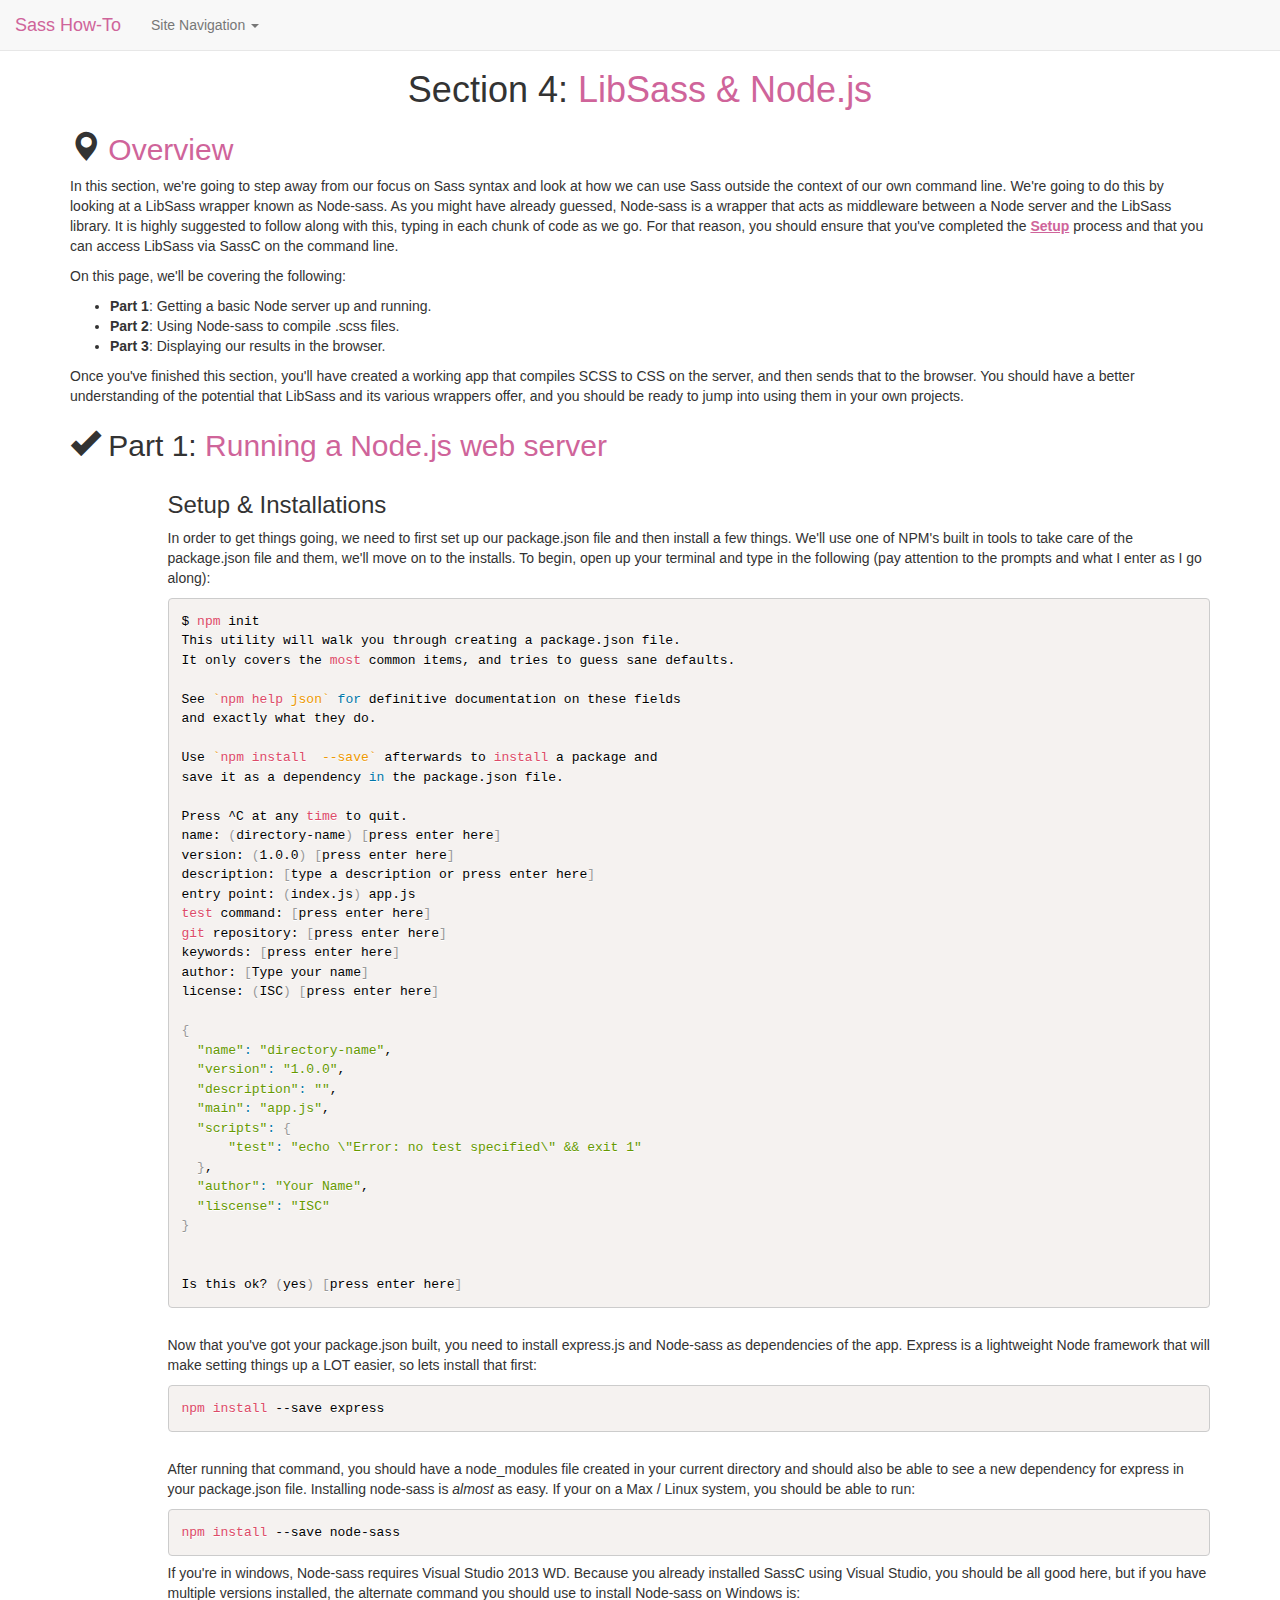
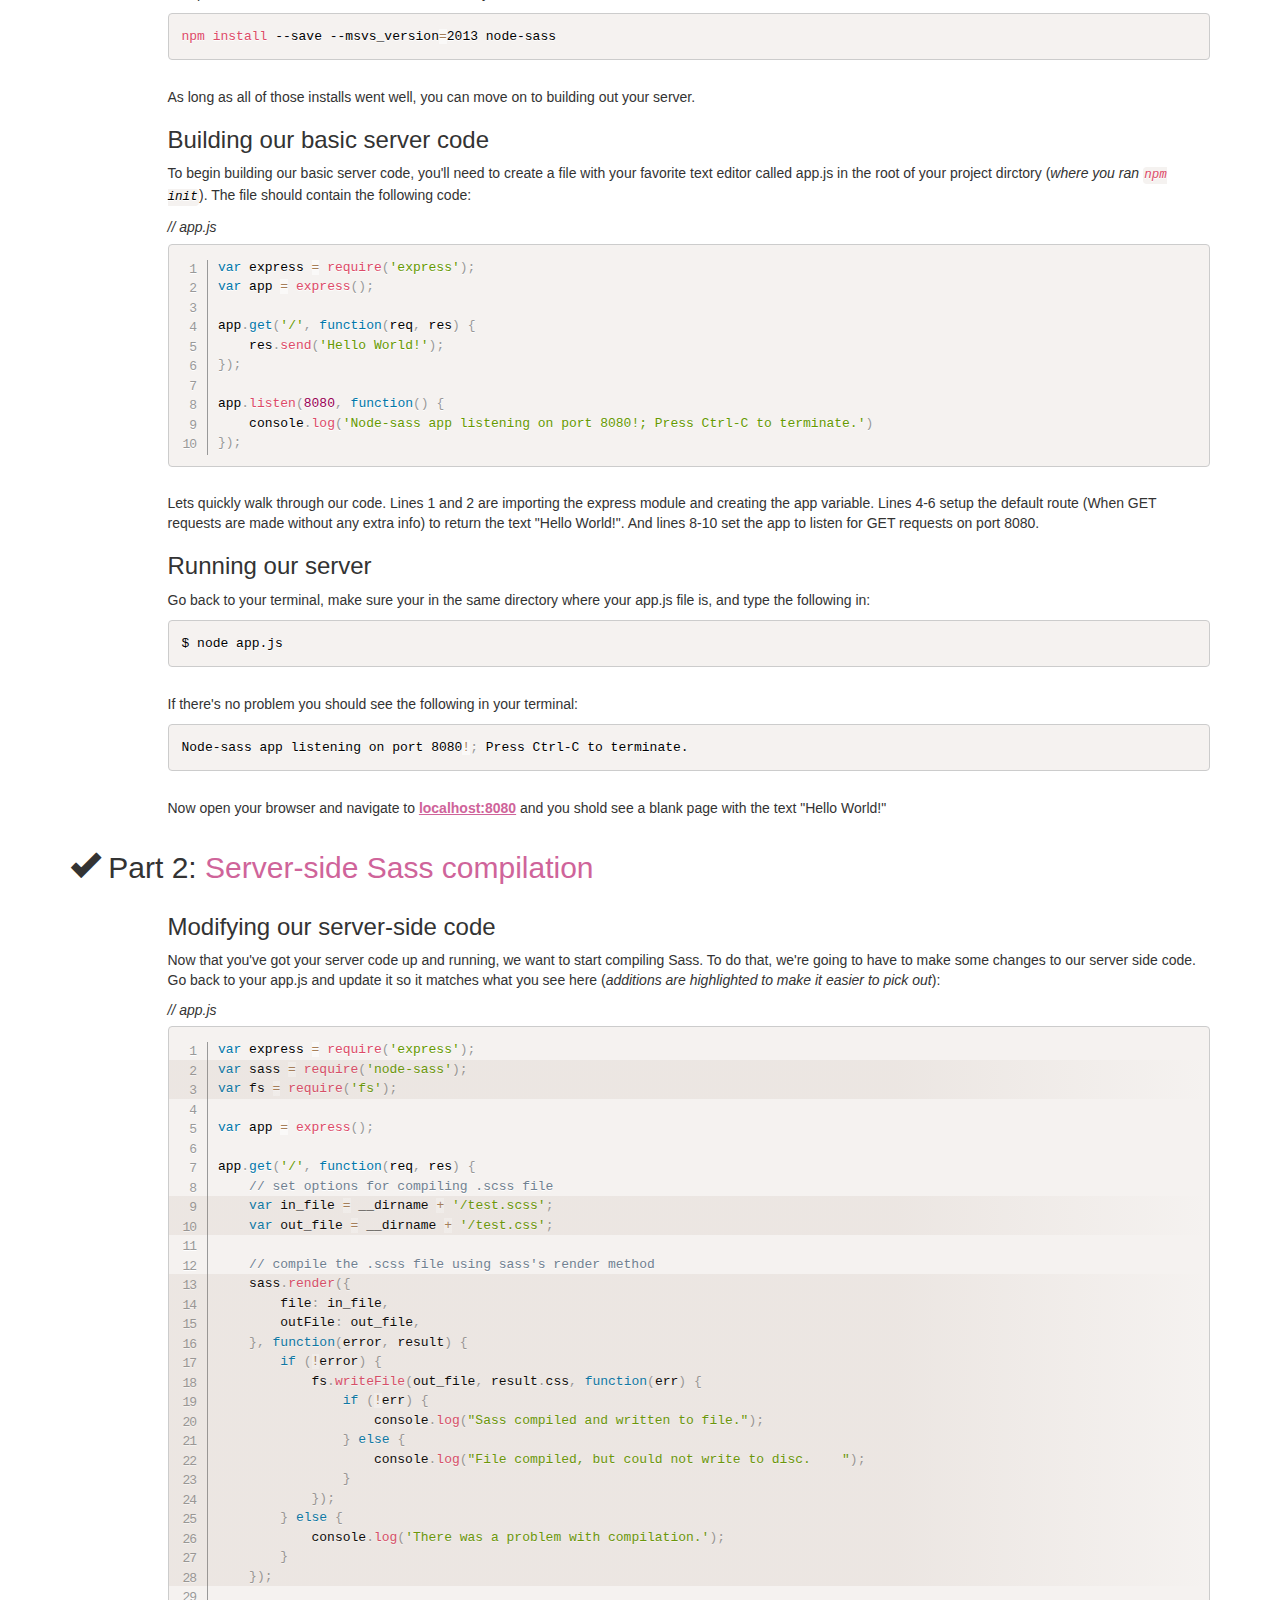
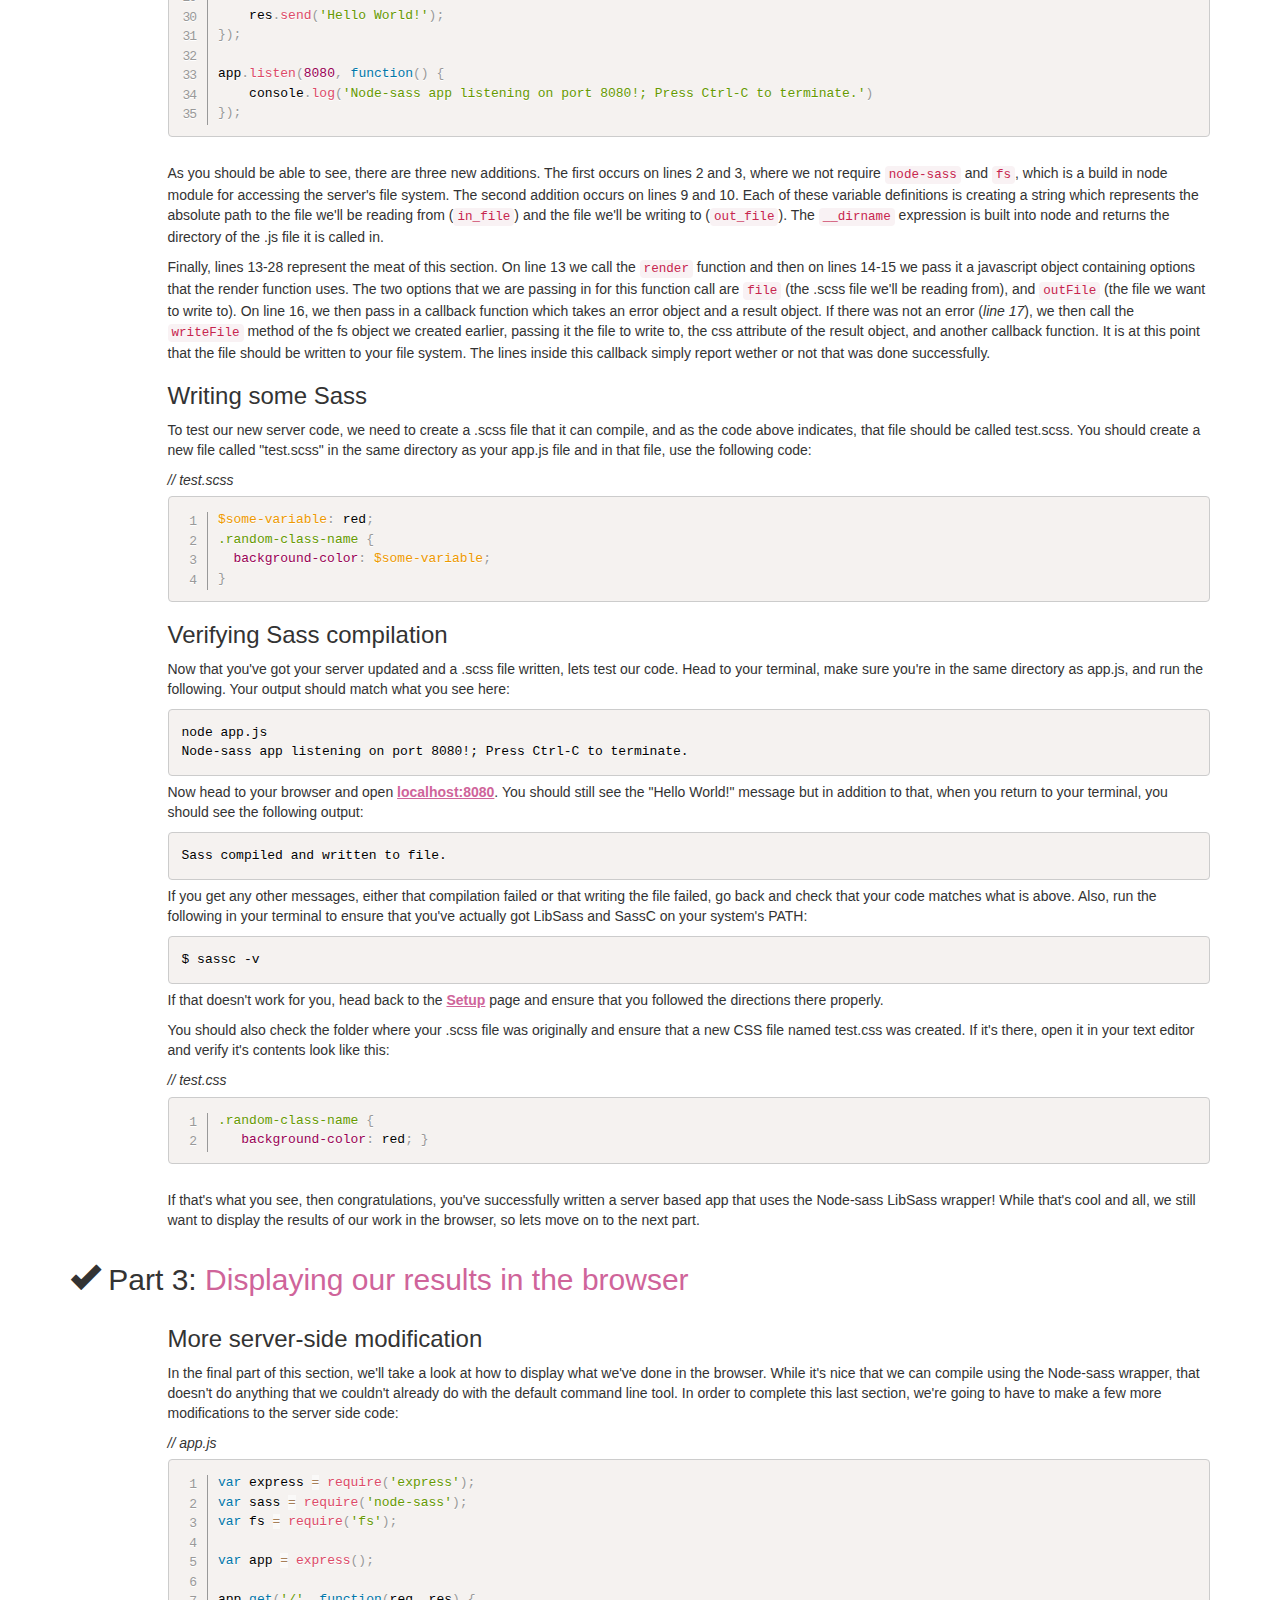
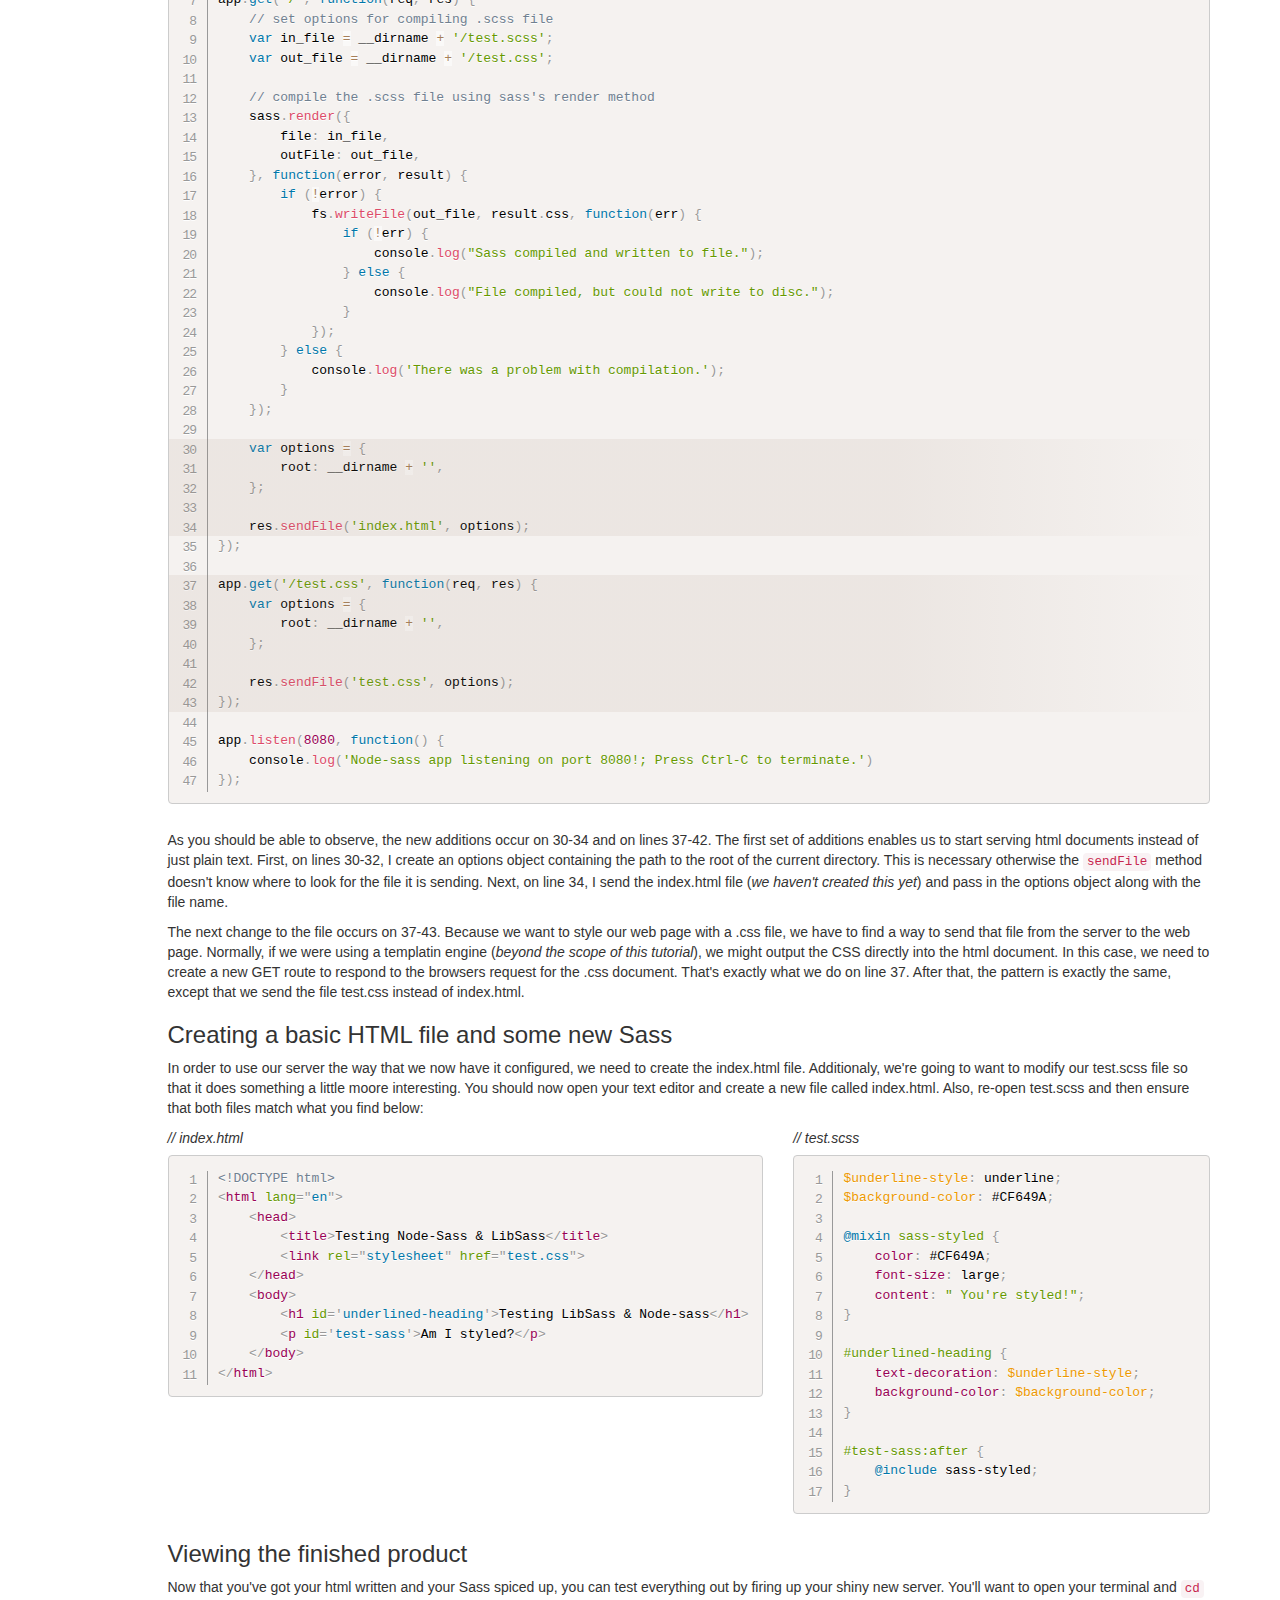
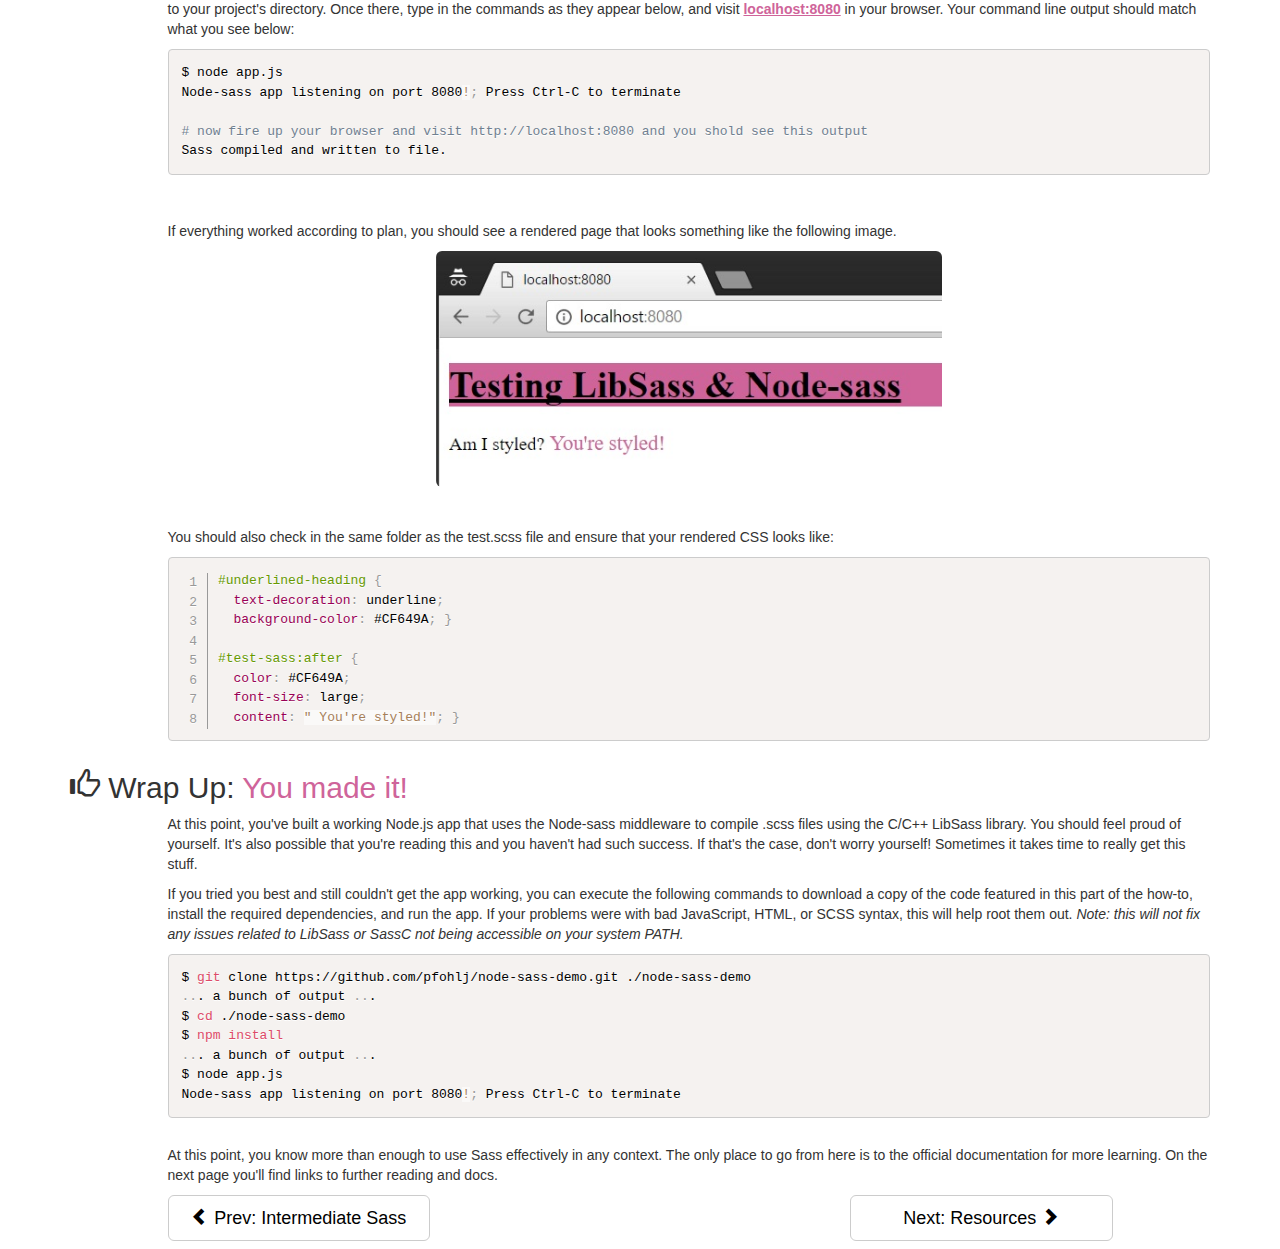
<file: pages/libsass.html>
<!DOCTYPE html>
<html lang="en">
    <head>
        <meta charset="utf-8">
        <meta http-equiv="X-UA-Compatible" content="IE=edge">
        <meta name="viewport" content="width=device-width, initial-scale=1">
        <title>Sass How To: Libsass &amp; Node.js</title>
        <link href="../css/bootstrap.min.css" rel="stylesheet">
        <link rel="stylesheet" href="../css/prism.css">
        <link href="../css/libsass.css" rel="stylesheet">
    </head>
    <body>

        <nav class="navbar navbar-default navbar-fixed-top">
          <div class="container-fluid">
            <div class="navbar-header">
              <a class="navbar-brand" href="../index.html"><span class="sass-emphasis">Sass How-To</span></a>
            </div>
            <ul class="nav navbar-nav">
              <li class="dropdown"><a class="dropdown-toggle" data-toggle="dropdown" href="#">Site Navigation <span class="caret"></span></a>
                <ul class="dropdown-menu">
                  <li><a href="../index.html">Introduction</a></li>
                  <li><a href="./setup.html">Section 1: Setup</a></li>
                  <li><a href="./basics1.html">Section 2: Basic Sass</a></li>
                  <li><a href="./intermediate.html">Section 3: Intermediate Sass</a></li>
                  <li  class="active"><a href="#"  onclick="return false">Section 4: LibSass &amp; Node-Sass</a></li>
                  <li><a href="./resources.html">Section 5: Resources &amp; Documentation</a></li>
                </ul>
              </li>
            </ul>
          </div>
        </nav>

        <div class="container">
            <div class="row">
                <div id="main-content" class="col-md-12">

                    <!-- Page Title -->
                    <h1 class="page-title">Section 4:<span class="sass-emphasis"> LibSass &amp; Node.js</span> </h1>

                    <!-- Overview of what the page will be covering -->
                    <section id="overview">
                        <h2 class="sectionTitle">
                            <span class="glyphicon glyphicon-map-marker"></span>
                            <span class="sass-emphasis">Overview</span>
                        </h2>

                        <!-- Basic Introduction to the material -->
                        <p>
                            In this section, we're going to step away from our focus on Sass syntax and look at how we can use Sass outside
                            the context of our own command line.  We're going to do this by looking at a LibSass wrapper known
                            as Node-sass.  As you might have already guessed, Node-sass is a wrapper that acts as middleware between a Node 
                            server and the LibSass library.  It is highly suggested to follow along with this, typing in each chunk of code
                            as we go.  For that reason, you should ensure that you've completed the <a href="setup.html" >Setup</a> process and
                            that you can access LibSass via SassC on the command line.
                        </p>

                        <!-- Bullet point what will be covered -->
                        <p>
                            On this page, we'll be covering the following:
                            <ul>
                                <li><strong>Part 1</strong>: Getting a basic Node server up and running.</li>
                                <li><strong>Part 2</strong>: Using Node-sass to compile .scss files.</li>
                                <li><strong>Part 3</strong>: Displaying our results in the browser.</li>
                            </ul>
                        </p>

                        <!-- Quick wrap up("When you're finished...") and motivation for continuing -->
                        <p>
                            Once you've finished this section, you'll have created a working app that compiles SCSS to CSS on the server, and
                            then sends that to the browser.  You should have a better understanding of the potential that LibSass and its various
                            wrappers offer, and you should be ready to jump into using them in your own projects.
                        </p>

                    </section>

                    <section id="basic-server">
                        <h2 class="sectionTitle">
                            <span class="glyphicon glyphicon-ok"></span>
                            Part 1: <span class="sass-emphasis">Running a Node.js web server</span>
                        </h2>
                            <div class='row'>
                                <div class='col-md-11 col-md-offset-1'>

                                <h3>Setup &amp; Installations</h3>
                                
                                <p>
                                    In order to get things going, we need to first set up our package.json file and then install a few things.  We'll use 
                                    one of NPM's built in tools to take care of the package.json file and them, we'll move on to the installs.  To begin,
                                    open up your terminal and type in the following (pay attention to the prompts and what I enter as I go along):
                                </p>

                                <pre><code class="language-bash">$ npm init
<!--                         -->This utility will walk you through creating a package.json file.
<!--                         -->It only covers the most common items, and tries to guess sane defaults.
<!--                         -->
<!--                         -->See `npm help json` for definitive documentation on these fields 
<!--                         -->and exactly what they do.
<!--                         -->
<!--                         -->Use `npm install <pkg> --save` afterwards to install a package and 
<!--                         -->save it as a dependency in the package.json file.
<!--                         -->
<!--                         -->Press ^C at any time to quit.
<!--                         -->name: (directory-name) [press enter here]
<!--                         -->version: (1.0.0) [press enter here]
<!--                         -->description: [type a description or press enter here]
<!--                         -->entry point: (index.js) app.js
<!--                         -->test command: [press enter here]
<!--                         -->git repository: [press enter here]
<!--                         -->keywords: [press enter here]
<!--                         -->author: [Type your name]
<!--                         -->license: (ISC) [press enter here]
<!--                         -->
<!--                         -->{
<!--                         -->  "name": "directory-name",
<!--                         -->  "version": "1.0.0",
<!--                         -->  "description": "",
<!--                         -->  "main": "app.js",
<!--                         -->  "scripts": {
<!--                         -->      "test": "echo \"Error: no test specified\" && exit 1"
<!--                         -->  },
<!--                         -->  "author": "Your Name",
<!--                         -->  "liscense": "ISC"
<!--                         -->}
<!--                         -->
<!--                         -->
<!--                         -->Is this ok? (yes) [press enter here]</code></pre>

                                <br>
                                <p>
                                    Now that you've got your package.json built, you need to install express.js and Node-sass as dependencies of the
                                    app.  Express is a lightweight Node framework that will make setting things up a LOT easier, so lets install that
                                    first:
                                </p>

                                <pre><code class="language-bash">npm install --save express</code></pre>

                                <br>
                                <p>
                                    After running that command, you should have a node_modules file created in your current directory and should also 
                                    be able to see a new dependency for express in your package.json file.  Installing node-sass is <em>almost</em>
                                    as easy.  If your on a Max / Linux system, you should be able to run:
                                </p>

                                <pre><code class="language-bash">npm install --save node-sass</code></pre>

                                <p>
                                    If you're in windows, Node-sass requires Visual Studio 2013 WD.  Because you already installed SassC using Visual
                                    Studio, you should be all good here, but if you have multiple versions installed, the alternate command you should use to 
                                    install Node-sass on Windows is:
                                </p>

                                <pre><code class="language-bash">npm install --save --msvs_version=2013 node-sass</code></pre>

                                <br>
                                <p>As long as all of those installs went well, you can move on to building out your server.</p>

                                <h3>Building our basic server code</h3>

                                <p>
                                    To begin building our basic server code, you'll need to create a file with your favorite text editor called app.js
                                    in the root of your project dirctory (<em>where you ran <code class="language-bash">npm init</code></em>).  The file
                                    should contain the following code:
                                </p>

                                <em>// app.js</em>
                                <pre class="line-numbers"><code class="language-javascript">var express = require('express');
<!--                         -->var app = express();
<!--                         -->
<!--                         -->app.get('/', function(req, res) {
<!--                         -->    res.send('Hello World!');
<!--                         -->});
<!--                         -->
<!--                         -->app.listen(8080, function() {
<!--                         -->    console.log('Node-sass app listening on port 8080!; Press Ctrl-C to terminate.')
<!--                         -->});</code></pre>

                                <br>
                                <p>
                                    Lets quickly walk through our code.  Lines 1 and 2 are importing the express module and creating the app variable.
                                    Lines 4-6 setup the default route (When GET requests are made without any extra info) to return the text "Hello World!".
                                    And lines 8-10 set the app to listen for GET requests on port 8080.
                                </p>

                                <h3>Running our server</h3>

                                <p>Go back to your terminal, make sure your in the same directory where your app.js file is, and type the following in:</p>

                                <pre><code class="language-bash">$ node app.js</code></pre>

                                <br>
                                <p>If there's no problem you should see the following in your terminal:</p>

                                <pre><code class="language-bash">Node-sass app listening on port 8080!; Press Ctrl-C to terminate.</code></pre>

                                <br>
                                <p>Now open your browser and navigate to <a href="http://localhost:8080" >localhost:8080</a> and you shold see a blank page
                                with the text "Hello World!"</p>

                                </div>
                            </div>
                    </section>

                     <section id="sass-compilation">
                        <h2 class="sectionTitle">
                            <span class="glyphicon glyphicon-ok"></span>
                            Part 2: <span class="sass-emphasis">Server-side Sass compilation</span>
                        </h2>
                            <div class='row'>
                                <div class='col-md-11 col-md-offset-1'>

                                <h3>Modifying our server-side code</h3>

                                <p>
                                    Now that you've got your server code up and running, we want to start compiling Sass.  To do that, we're going to have to
                                    make some changes to our server side code.  Go back to your app.js and update it so it matches what you see here 
                                    (<em>additions are highlighted to make it easier to pick out</em>):
                                </p>

                                <em>// app.js</em>
                                <pre data-line="2,3,9,10,13-28" class="line-numbers"><code class="language-javascript">var express = require('express');
<!--                         -->var sass = require('node-sass');
<!--                         -->var fs = require('fs');
<!--                         -->
<!--                         -->var app = express();
<!--                         -->
<!--                         -->app.get('/', function(req, res) {
<!--                         -->    // set options for compiling .scss file
<!--                         -->    var in_file = __dirname + '/test.scss';
<!--                         -->    var out_file = __dirname + '/test.css';
<!--                         -->
<!--                         -->    // compile the .scss file using sass's render method
<!--                         -->    sass.render({
<!--                         -->        file: in_file,
<!--                         -->        outFile: out_file,
<!--                         -->    }, function(error, result) {
<!--                         -->        if (!error) {
<!--                         -->            fs.writeFile(out_file, result.css, function(err) {
<!--                         -->                if (!err) {
<!--                         -->                    console.log("Sass compiled and written to file.");
<!--                         -->                } else {
<!--                         -->                    console.log("File compiled, but could not write to disc.    ");
<!--                         -->                }
<!--                         -->            });
<!--                         -->        } else {
<!--                         -->            console.log('There was a problem with compilation.');
<!--                         -->        }
<!--                         -->    });
<!--                         -->
<!--                         -->    res.send('Hello World!');
<!--                         -->});
<!--                         -->
<!--                         -->app.listen(8080, function() {
<!--                         -->    console.log('Node-sass app listening on port 8080!; Press Ctrl-C to terminate.')
<!--                         -->});</code></pre>

                                <br>
                                <p>
                                    As you should be able to see, there are three new additions.  The first occurs on lines 2 and 3, where we not require 
                                    <code>node-sass</code> and <code>fs</code>, which is a build in node module for accessing the server's file system.  The second addition occurs on
                                    lines 9 and 10.  Each of these variable definitions is creating a string which represents the absolute path to the file
                                    we'll be reading from (<code>in_file</code>) and the file we'll be writing to (<code>out_file</code>).  The
                                    <code>__dirname</code> expression is built into node and returns the directory of the .js file it is called in.
                                </p>

                                <p>
                                    Finally, lines 13-28 represent the meat of this section.  On line 13 we call the <code>render</code> function and then on lines 14-15 we
                                    pass it a javascript object containing options that the render function uses.  The two options that we are passing in for
                                    this function call are <code>file</code> (the .scss file we'll be reading from), and <code>outFile</code> (the file we want
                                    to write to). On line 16, we then pass in a callback function which takes an error object and a result object.  If there was
                                    not an error (<em>line 17</em>), we then call the <code>writeFile</code> method of the fs object we created earlier, passing it the file
                                    to write to, the css attribute of the result object, and another callback function.  It is at this point that the file should
                                    be written to your file system.  The lines inside this callback simply report wether or not that was done successfully.
                                </p>

                                <h3>Writing some Sass</h3>

                                <p>
                                    To test our new server code, we need to create a .scss file that it can compile, and as the code above indicates, that file should
                                    be called test.scss.  You should create a new file called "test.scss" in the same directory as your app.js file and in that file,
                                    use the following code:
                                </p>

                                <em>// test.scss</em>
                                <pre class="line-numbers"><code class="language-scss">$some-variable: red;
<!--                         -->.random-class-name {
<!--                         -->  background-color: $some-variable;
<!--                         -->}</code></pre>

                                <h3>Verifying Sass compilation</h3> 

                                <p>
                                    Now that you've got your server updated and a .scss file written, lets test our code.  Head to your terminal, make sure you're
                                    in the same directory as app.js, and run the following.  Your output should match what you see here:
                                </p>

                                <pre><code class="language-bash">node app.js
<!--                         --></code>Node-sass app listening on port 8080!; Press Ctrl-C to terminate.</pre>

                                <p>
                                    Now head to your browser and open <a href="http://localhost:8080" >localhost:8080</a>.  You should still see the "Hello World!" 
                                    message but in addition to that, when you return to your terminal, you should see the following output:
                                </p>

                                <pre><code class="language-bash">Sass compiled and written to file.</code></pre>

                                <p>
                                    If you get any other messages, either that compilation failed or that writing the file failed, go back and check that your 
                                    code matches what is above.
                                    Also, run the following in your terminal to ensure that you've actually got LibSass and SassC on your system's PATH:
                                </p>

                                <pre><code class="language-bash">$ sassc -v</code></pre>

                                <p>
                                    If that doesn't work for you, head back to the <a href="setup.html" >Setup</a> page and ensure that you followed the directions
                                    there properly.
                                </p>

                                <p>
                                    You should also check the folder where your .scss file was originally and ensure that a new CSS file named test.css was created.
                                    If it's there, open it in your text editor and verify it's contents look like this:
                                </p>

                                <em>// test.css</em>
                                <pre class="line-numbers"><code class="language-css">.random-class-name {
 <!--                        -->  background-color: red; }</code></pre>

                                <br>
                                <p>
                                    If that's what you see, then congratulations, you've successfully written a server based app that uses the Node-sass LibSass
                                    wrapper!  While that's cool and all, we still want to display the results of our work in the browser, so lets move on to the
                                    next part.
                                </p>

                                </div>
                            </div>
                    </section>

                    <section id="display-results">
                        <h2 class="sectionTitle">
                            <span class="glyphicon glyphicon-ok"></span>
                            Part 3: <span class="sass-emphasis">Displaying our results in the browser</span>
                        </h2>
                            <div class='row'>
                                <div class='col-md-11 col-md-offset-1'>

                                <h3>More server-side modification</h3>

                                <p>
                                    In the final part of this section, we'll take a look at how to display what we've done in the browser.  While it's nice that
                                    we can compile using the Node-sass wrapper, that doesn't do anything that we couldn't already do with the default command line
                                    tool.  In order to complete this last section, we're going to have to make a few more modifications to the server side code: 
                                </p>

                                <em>// app.js</em>
                                <pre data-line="30-34, 37-43" class="line-numbers"><code class="language-javascript">var express = require('express');
<!--                         -->var sass = require('node-sass');
<!--                         -->var fs = require('fs');
<!--                         -->
<!--                         -->var app = express();
<!--                         -->
<!--                         -->app.get('/', function(req, res) {
<!--                         -->    // set options for compiling .scss file
<!--                         -->    var in_file = __dirname + '/test.scss';
<!--                         -->    var out_file = __dirname + '/test.css';
<!--                         -->
<!--                         -->    // compile the .scss file using sass's render method
<!--                         -->    sass.render({
<!--                         -->        file: in_file,
<!--                         -->        outFile: out_file,
<!--                         -->    }, function(error, result) {
<!--                         -->        if (!error) {
<!--                         -->            fs.writeFile(out_file, result.css, function(err) {
<!--                         -->                if (!err) {
<!--                         -->                    console.log("Sass compiled and written to file.");
<!--                         -->                } else {
<!--                         -->                    console.log("File compiled, but could not write to disc.");
<!--                         -->                }
<!--                         -->            });
<!--                         -->        } else {
<!--                         -->            console.log('There was a problem with compilation.');
<!--                         -->        }
<!--                         -->    });
<!--                         -->
<!--                         -->    var options = {
<!--                         -->        root: __dirname + '',
<!--                         -->    };
<!--                         -->
<!--                         -->    res.sendFile('index.html', options);
<!--                         -->});
<!--                         -->
<!--                         -->app.get('/test.css', function(req, res) {
<!--                         -->    var options = {
<!--                         -->        root: __dirname + '',
<!--                         -->    };
<!--                         -->
<!--                         -->    res.sendFile('test.css', options);
<!--                         -->});
<!--                         -->
<!--                         -->app.listen(8080, function() {
<!--                         -->    console.log('Node-sass app listening on port 8080!; Press Ctrl-C to terminate.')
<!--                         -->});</code></pre>

                                <br>
                                <p>
                                    As you should be able to observe, the new additions occur on 30-34 and on lines 37-42.  The first set of
                                    additions enables us to start serving html documents instead of just plain text.  First, on lines 30-32, I
                                    create an options object containing the path to the root of the current directory.  This is necessary
                                    otherwise the <code>sendFile</code> method doesn't know where to look for the file it is sending.  Next, on
                                    line 34, I send the index.html file (<em>we haven't created this yet</em>) and pass in the options object along
                                    with the file name.
                                </p>

                                <p>
                                    The next change to the file occurs on 37-43.  Because we want to style our web page with a .css file, we have to find 
                                    a way to send that file from the server to the web page.  Normally, if we were using a templatin engine (<em>beyond the
                                    scope of this tutorial</em>), we might output the CSS directly into the html document.  In this case, we need to create
                                    a new GET route to respond to the browsers request for the .css document.  That's exactly what we do on line 37.  After
                                    that, the pattern is exactly the same, except that we send the file test.css instead of index.html.
                                </p>

                                <h3>Creating a basic HTML file and some new Sass</h3>

                                <p>
                                    In order to use our server the way that we now have it configured, we need to create the index.html file.  
                                    Additionaly, we're going to want to modify our test.scss file so that it does something a little moore interesting.
                                    You should now open your text editor and create a new file called index.html.  Also, re-open test.scss and then ensure that
                                    both files match what you find below:
                                </p>

                                <div class="row">
                                    <div class="col-md-7">
                                        <em>// index.html</em>
                                        <pre class="line-numbers"><code class="language-html">&lt;!DOCTYPE html&gt;
<!--                                 -->&lt;html lang="en"&gt;
<!--                                 -->    &lt;head&gt;
<!--                                 -->        &lt;title&gt;Testing Node-Sass & LibSass&lt;/title&gt;
<!--                                 -->        &lt;link rel="stylesheet" href="test.css"&gt;
<!--                                 -->    &lt;/head&gt;
<!--                                 -->    &lt;body&gt;   
<!--                                 -->        &lt;h1 id='underlined-heading'&gt;Testing LibSass &amp; Node-sass&lt;/h1&gt;
<!--                                 -->        &lt;p id='test-sass'&gt;Am I styled?&lt;/p&gt;
<!--                                 -->    &lt;/body&gt;
<!--                                 -->&lt;/html&gt;</code></pre>
                                    </div>
                                    <div class="col-md-5">
                                        <em>// test.scss</em>
                                        <pre class="line-numbers"><code class="language-scss">$underline-style: underline;
<!--                                 -->$background-color: #CF649A;
<!--                                 -->
<!--                                 -->@mixin sass-styled {
<!--                                 -->    color: #CF649A;
<!--                                 -->    font-size: large;
<!--                                 -->    content: " You're styled!";
<!--                                 -->}
<!--                                 -->
<!--                                 -->#underlined-heading {
<!--                                 -->    text-decoration: $underline-style;
<!--                                 -->    background-color: $background-color;
<!--                                 -->}
<!--                                 -->
<!--                                 -->#test-sass:after {
<!--                                 -->    @include sass-styled;
<!--                                 -->}</code></pre>
                                    </div>
                                </div>

                                <h3>Viewing the finished product</h3>

                                <p>
                                    Now that you've got your html written and your Sass spiced up, you can test everything out
                                    by firing up your shiny new server.  You'll want to open your terminal and <code>cd</code>
                                    to your project's directory.  Once there, type in the commands as they appear below, and 
                                    visit <a href="http://localhost:8080" >localhost:8080</a> in your browser.  Your command line
                                    output should match what you see below: 
                                </p>

                                <pre><code class="language-bash">$ node app.js
<!--                         -->Node-sass app listening on port 8080!; Press Ctrl-C to terminate
<!--                         -->
<!--                         --># now fire up your browser and visit http://localhost:8080 and you shold see this output
<!--                         -->Sass compiled and written to file.</code></pre>

                                <br><br>
                                <p>
                                    If everything worked according to plan, you should see a rendered page that looks something
                                    like the following image.
                                </p>
                                <div class="row">
                                    <div class="col-md-6 col-md-offset-3">
                                        <img src="../images/success.jpg" alt="Successfully rendered page" class="img-responsive img-rounded">
                                    </div>
                                </div>
                                
                                <br><br>
                                <p>You should also check in the same folder as the test.scss file and ensure that your rendered CSS looks like:</p>

                                <pre class="line-numbers"><code class="language-css">#underlined-heading {
<!--                         -->  text-decoration: underline;
<!--                         -->  background-color: #CF649A; }
<!--                         -->
<!--                         -->#test-sass:after {
<!--                         -->  color: #CF649A;
<!--                         -->  font-size: large;
<!--                         -->  content: " You're styled!"; }</code></pre>

                                </div>
                            </div>
                    </section>

                    <section id="wrap-up">
                        <h2 class="sectionTitle">
                            <span class="glyphicon glyphicon-thumbs-up"></span>
                             Wrap Up: <span class="sass-emphasis">You made it!</span>
                        </h2>
                        <div class="row">
                            <div class="col-md-11 col-md-offset-1">

                                <p>
                                    At this point, you've built a working Node.js app that uses the Node-sass middleware to compile .scss files
                                    using the C/C++ LibSass library.  You should feel proud of yourself.  It's also possible that you're reading
                                    this and you haven't had such success.  If that's the case, don't worry yourself!  Sometimes it takes time to
                                    really get this stuff.
                                </p>

                                <p>
                                    If you tried you best and still couldn't get the app working, you can execute the following commands to download
                                    a copy of the code featured in this part of the how-to, install the required dependencies, and run the app.  
                                    If your problems were with bad JavaScript, HTML, or SCSS syntax, this will help root them out. <em>Note: this will not 
                                    fix any issues related to LibSass or SassC not being accessible on your system PATH.</em>
                                </p>

                                <pre><code class="language-bash">$ git clone https://github.com/pfohlj/node-sass-demo.git ./node-sass-demo
<!--                         -->... a bunch of output ...
<!--                         -->$ cd ./node-sass-demo
<!--                         -->$ npm install
<!--                         -->... a bunch of output ...
<!--                         -->$ node app.js
<!--                         -->Node-sass app listening on port 8080!; Press Ctrl-C to terminate</code></pre>

                                <br>
                                <p>
                                    At this point, you know more than enough to use Sass effectively in any context.  The only place to go from here is
                                    to the official documentation for more learning.  On the next page you'll find links to further reading and docs.
                                </p>
                            </div>
                        </div>
                    </section>

                    <!-- Next and previous buttons -->
                    <div class="row">
                        <div class="col-md-3 col-md-offset-1 col-sm-3 col-sm-offset-1">
                            <a href="intermediate.html" class="btn btn-lg btn-default btn-block">
                                <span class="glyphicon glyphicon-chevron-left"></span>
                                 Prev: Intermediate Sass
                            </a>
                        </div>
                        <div class="col-md-3 col-md-offset-4 col-sm-3 col-sm-offset-4">
                            <a href="resources.html" class="btn btn-lg btn-default btn-block">
                                Next: Resources
                                <span class="glyphicon glyphicon-chevron-right"></span>
                            </a>
                        </div>
                    </div>

                </div>
            </div>
        </div>
        <script src='../scripts/jquery-3.1.1.min.js'></script>
        <script src='../scripts/bootstrap.min.js'></script>
        <script src='../scripts/prism.js'></script>
    </body>
</html>
</file>
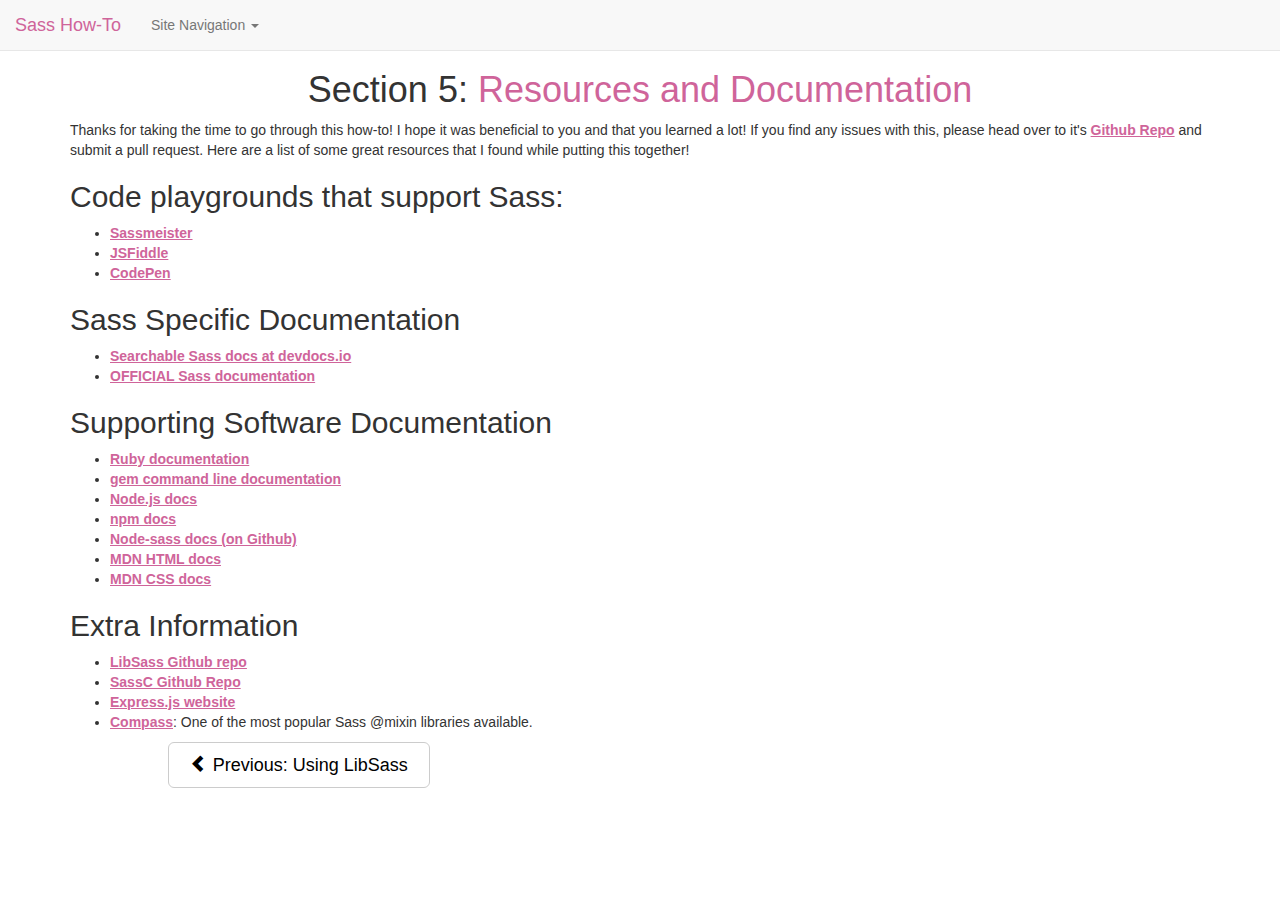
<file: pages/resources.html>
<!DOCTYPE html>
<html lang="en">
    <head>
        <meta charset="utf-8">
        <meta http-equiv="X-UA-Compatible" content="IE=edge">
        <meta name="viewport" content="width=device-width, initial-scale=1">
        <title>Resources &amp; Documentation</title>
        <link href="../css/bootstrap.min.css" rel="stylesheet">
        <link href="../css/resources.css" rel="stylesheet">
    </head>
    <body>

        <nav class="navbar navbar-default navbar-fixed-top">
          <div class="container-fluid">
            <div class="navbar-header">
              <a class="navbar-brand" href="../index.html"><span class="sass-emphasis">Sass How-To</span></a>
            </div>
            <ul class="nav navbar-nav">
              <li class="dropdown"><a class="dropdown-toggle" data-toggle="dropdown" href="#">Site Navigation <span class="caret"></span></a>
                <ul class="dropdown-menu">
                  <li><a href="../index.html">Introduction</a></li>
                  <li><a href="./setup.html">Section 1: Setup</a></li>
                  <li><a href="./basics1.html">Section 2: Basic Sass</a></li>
                  <li><a href="./intermediate.html">Section 3: Intermediate Sass</a></li>
                  <li><a href="./libsass.html">Section 4: LibSass &amp; Node-Sass</a></li>
                  <li class="active"><a href="#" onclick="return false">Section 5: Resources &amp; Documentation</a></li>
                </ul>
              </li>
            </ul>
          </div>
        </nav>

        <div class="container">
            <div class="row">
                <div id="main-content" class="col-md-12">

                    <!-- Page Title -->
                    <h1 class="page-title">Section 5: <span class="sass-emphasis">Resources and Documentation</span> </h1>

                   <p>
                       Thanks for taking the time to go through this how-to!  I hope it was beneficial to you and that you learned a lot!
                       If you find any issues with this, please head over to it's <a href="https://github.com/pfohlj/sass-how-to" >Github Repo</a>
                       and submit a pull request.  Here are a list of some great resources that I found while putting this together!
                   </p>

                   <h2>Code playgrounds that support Sass:</h2>
                   <ul> 
                       <li><a href="http://www.sassmeister.com/" >Sassmeister</a></li>
                       <li><a href="https://jsfiddle.net/" >JSFiddle</a></li>
                       <li><a href="https://codepen.io/" >CodePen</a></li>
                   </ul>

                   <h2>Sass Specific Documentation</h2>
                   <ul>
                       <li><a href="http://devdocs.io/sass/" >Searchable Sass docs at devdocs.io</a></li>
                       <li><a href="http://sass-lang.com/documentation/file.SASS_REFERENCE.html" >OFFICIAL Sass documentation</a></li>
                   </ul>

                   <h2>Supporting Software Documentation</h2>
                   <ul>
                       <li><a href="https://www.ruby-lang.org/en/documentation/" >Ruby documentation</a></li>
                       <li><a href="http://guides.rubygems.org/command-reference/" >gem command line documentation</a></li>
                       <li><a href="https://nodejs.org/en/docs/" >Node.js docs</a></li>
                       <li><a href="https://docs.npmjs.com/" >npm docs</a></li>
                       <li><a href="https://github.com/sass/node-sass" >Node-sass docs (on Github)</a></li>
                       <li><a href="https://developer.mozilla.org/en-US/docs/Web/HTML" >MDN HTML docs</a></li>
                       <li><a href="https://developer.mozilla.org/en-US/docs/Web/CSS" >MDN CSS docs</a></li>
                   </ul>

                   <h2>Extra Information</h2>
                   <ul>
                       <li><a href="https://github.com/sass/libsass" >LibSass Github repo</a></li>
                       <li><a href="https://github.com/sass/sassc" >SassC Github Repo</a></li>
                       <li><a href="http://expressjs.com/" >Express.js website</a></li>
                       <li><a href="http://compass-style.org/"  >Compass</a>: One of the most popular Sass @mixin libraries available.</li>
                   </ul>

                    <!-- Next and previous buttons -->
                    <div class="row">
                        <div class="col-md-3 col-md-offset-1 col-sm-3 col-sm-offset-1">
                            <a href="libsass.html" class="btn btn-lg btn-default btn-block">
                                <span class="glyphicon glyphicon-chevron-left"></span>
                                 Previous: Using LibSass
                            </a>
                        </div>
                    </div>

                </div>
            </div>
        </div>
        <script src='../scripts/jquery-3.1.1.min.js'></script>
        <script src='../scripts/bootstrap.min.js'></script>
    </body>
</html>
</file>
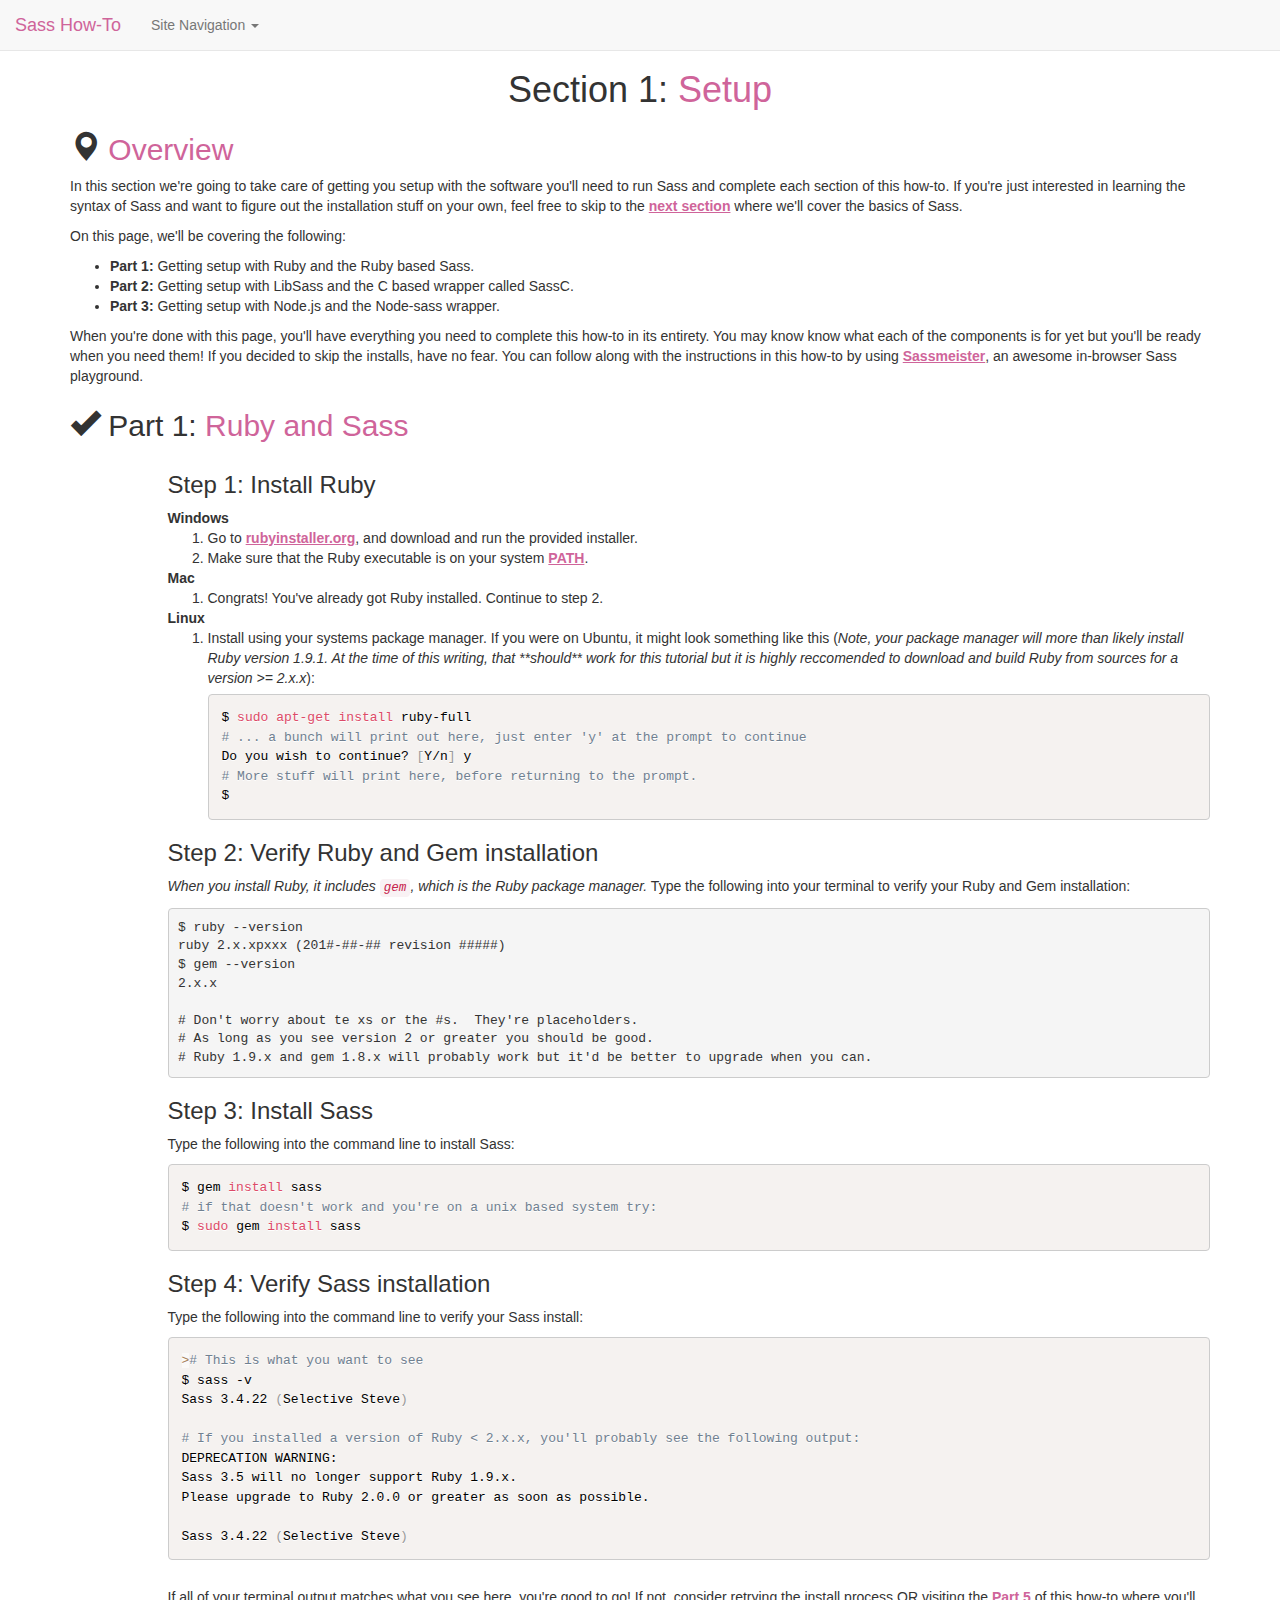
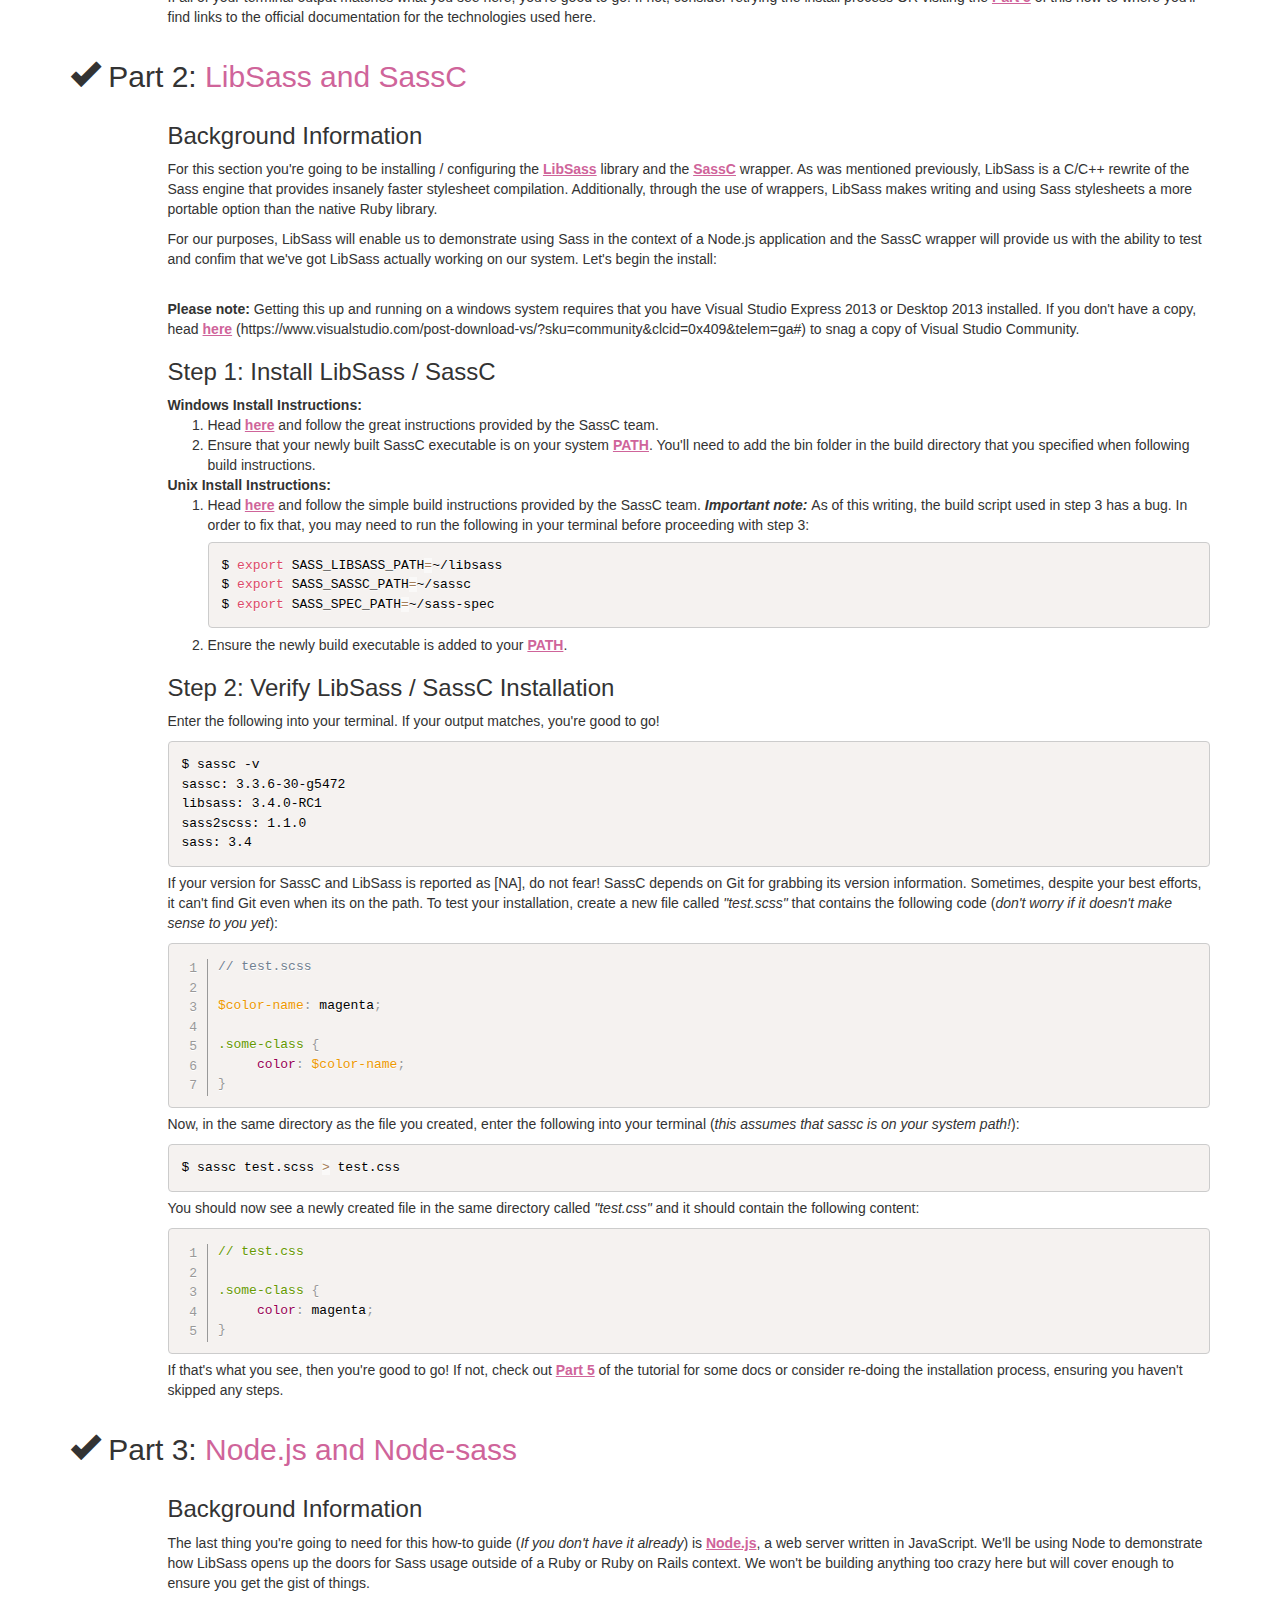
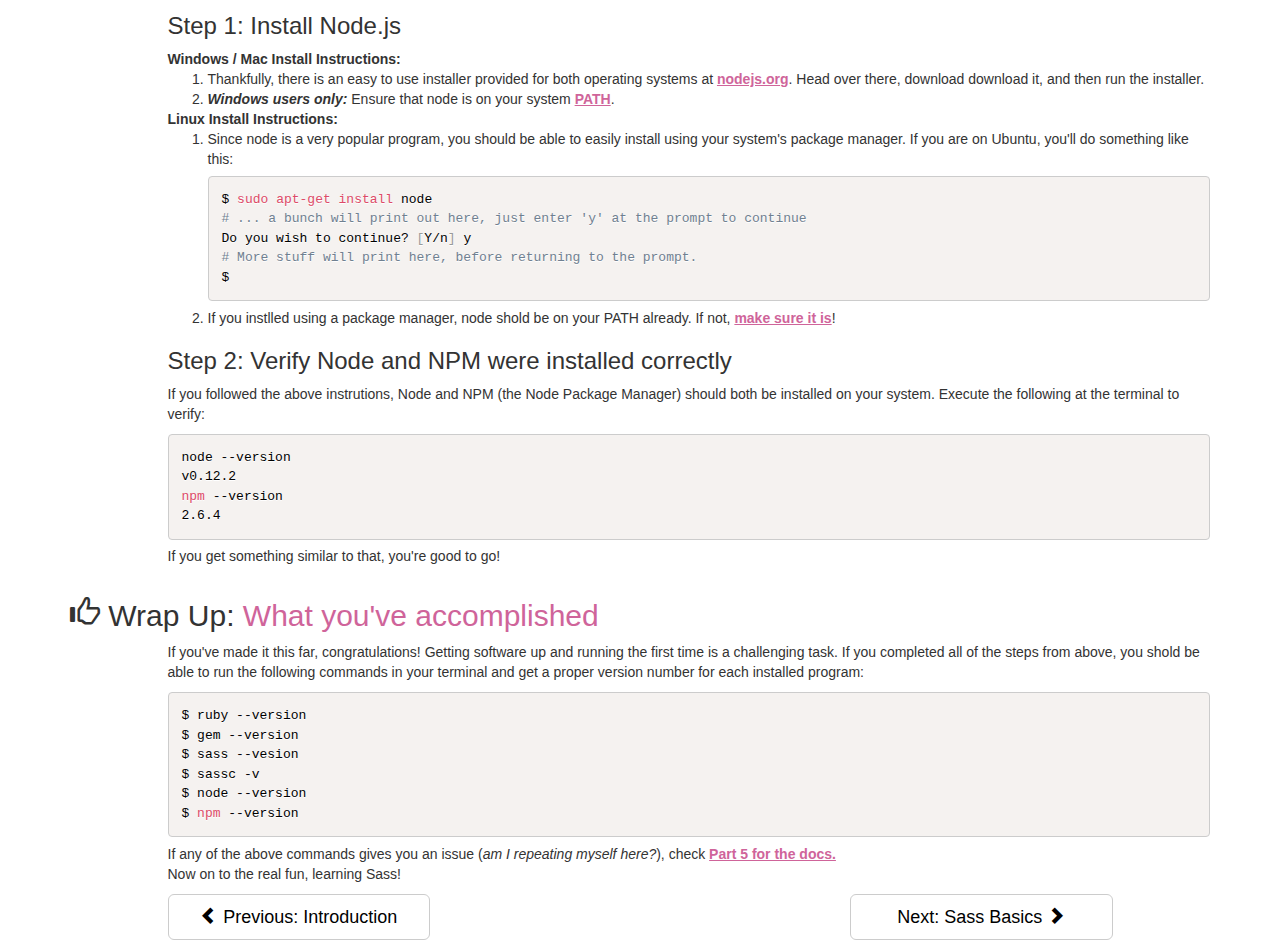
<file: pages/setup.html>
<!DOCTYPE html>
<html lang="en">
    <head>
        <meta charset="utf-8">
        <meta http-equiv="X-UA-Compatible" content="IE=edge">
        <meta name="viewport" content="width=device-width, initial-scale=1">
        <title>Sass How-To: Setup</title>
        <link href="../css/bootstrap.min.css" rel="stylesheet">
        <link rel="stylesheet" href="../css/prism.css">
        <link href="../css/setup.css" rel="stylesheet">
    </head>
    <body>

        <nav class="navbar navbar-default navbar-fixed-top">
          <div class="container-fluid">
            <div class="navbar-header">
              <a class="navbar-brand" href="../index.html"><span class="sass-emphasis">Sass How-To</span></a>
            </div>
            <ul class="nav navbar-nav">
              <li class="dropdown"><a class="dropdown-toggle" data-toggle="dropdown" href="#">Site Navigation <span class="caret"></span></a>
                <ul class="dropdown-menu">
                  <li><a href="../index.html">Introduction</a></li>
                  <li class="active"><a href="#" onclick="return false">Section 1: Setup</a></li>
                  <li><a href="./basics1.html">Section 2: Basic Sass</a></li>
                  <li><a href="./intermediate.html">Section 3: Intermediate Sass</a></li>
                  <li><a href="./libsass.html">Section 4: LibSass &amp; Node-Sass</a></li>
                  <li><a href="./resources.html">Section 5: Resources &amp; Documentation</a></li>
                </ul>
              </li>
            </ul>
          </div>
        </nav>

        <div class="container">
            <div class="row">
                <div id="main-content" class="col-md-12">

                    <!-- Page Title -->

                    <h1 class="page-title">Section 1: <span class="sass-emphasis">Setup</span> </h1>

                    <!-- Page Contents -->

                    <section id="overview">
                        <h2 class="sectionTitle">
                            <span class="glyphicon glyphicon-map-marker"></span>
                            <span class="sass-emphasis">Overview</span>
                        </h2>
                        <p>In this section we're going to take care of getting you setup with the software you'll need to run Sass and complete each
                        section of this how-to.  If you're just interested in learning the syntax of Sass and want to figure out the installation
                        stuff on your own, feel free to skip to the <a href="basics1.html">next section</a> where we'll cover the basics of Sass.</p>
                        <p>
                            On this page, we'll be covering the following:
                            <ul>
                                <li><strong>Part 1:</strong> Getting setup with Ruby and the Ruby based Sass.</li>
                                <li><strong>Part 2:</strong> Getting setup with LibSass and the C based wrapper called SassC.</li>
                                <li><strong>Part 3:</strong> Getting setup with Node.js and the Node-sass wrapper.</li>
                            </ul>
                        </p>
                        <p>
                            When you're done with this page, you'll have everything you need to complete this how-to in its entirety.  You may know know
                            what each of the components is for yet but you'll be ready when you need them!  If you decided to skip the installs, have no
                            fear.  You can follow along with the instructions in this how-to by using <a href="http://www.sassmeister.com" >Sassmeister</a>,
                            an awesome in-browser Sass playground.
                        </p>
                    </section>

                    <section id="ruby-sass">
                        <h2 class="sectionTitle">
                            <span class="glyphicon glyphicon-ok"></span>
                             Part 1: <span class="sass-emphasis">Ruby and Sass</span>
                        </h2>

                        <div class="row">
                            <div class="col-md-11 col-md-offset-1">
                                <h3>Step 1: Install Ruby</h3>
                                <ul class="list-unstyled">
                                    <li><span class="step-heading">Windows</span>
                                        <ol>
                                            <li>
                                                Go to <a href="http://rubyinstaller.org" >rubyinstaller.org</a>,
                                                and download and run the provided installer.</li>
                                            <li>
                                                Make sure that the Ruby executable is on your system
                                                <a href="http://www.howtogeek.com/118594/how-to-edit-your-system-path-for-easy-command-line-access/" >PATH</a>.
                                            </li>
                                        </ol>
                                    </li>
                                    <li><span class="step-heading">Mac</span>
                                        <ol>
                                            <li>Congrats!  You've already got Ruby installed.  Continue to step 2.</li>
                                        </ol>
                                    </li>
                                    <li><span class="step-heading">Linux</span>
                                        <ol>
                                            <li>
                                                Install using your systems package manager.  If you were on Ubuntu, it might look something like this (<em>Note, your package manager
                                                will more than likely install Ruby version 1.9.1.  At the time of this writing, that **should** work for this tutorial but it is
                                                highly reccomended to download and build Ruby from sources for a version >= 2.x.x</em>):

                                                <pre><code class="language-bash">$ sudo apt-get install ruby-full
<!--                                         --># ... a bunch will print out here, just enter 'y' at the prompt to continue
<!--                                         -->Do you wish to continue? [Y/n] y
<!--                                         --># More stuff will print here, before returning to the prompt.
<!--                                         -->$</code></pre>

                                            </li>
                                        </ol>
                                    </li>
                                </ul>
                                <h3>Step 2: Verify Ruby and Gem installation</h3>
                                <p><em>When you install Ruby, it includes <code>gem</code>, which is the Ruby package manager.</em>  Type the following into your terminal
                                to verify your Ruby and Gem installation:</p>

                                <pre><code class="languge-bash">$ ruby --version
<!--                         -->ruby 2.x.xpxxx (201#-##-## revision #####)
<!--                         -->$ gem --version
<!--                         -->2.x.x
<!--                         -->
<!--                         --># Don't worry about te xs or the #s.  They're placeholders.
<!--                         --># As long as you see version 2 or greater you should be good.
<!--                         --># Ruby 1.9.x and gem 1.8.x will probably work but it'd be better to upgrade when you can.</code></pre>

                                <h3>Step 3: Install Sass</h3>
                                <p>Type the following into the command line to install Sass:</p>

                                <pre><code class="language-bash">$ gem install sass
<!--                         --># if that doesn't work and you're on a unix based system try:
<!--                         -->$ sudo gem install sass</code></pre>

                                <h3>Step 4: Verify Sass installation</h3>
                                <p>Type the following into the command line to verify your Sass install:</p>

                                <pre><code class="language-bash">># This is what you want to see
<!--                             -->$ sass -v
<!--                             -->Sass 3.4.22 (Selective Steve)
<!--                             -->
<!--                             --># If you installed a version of Ruby < 2.x.x, you'll probably see the following output:
<!--                             -->DEPRECATION WARNING:
<!--                             -->Sass 3.5 will no longer support Ruby 1.9.x.
<!--                             -->Please upgrade to Ruby 2.0.0 or greater as soon as possible.
<!--                             -->
<!--                             -->Sass 3.4.22 (Selective Steve)</code></pre>

                                <br><p>If all of your terminal output matches what you see here, you're good to go!  If not, consider retrying the install process OR visiting the
                                <a href="resources.html" >Part 5</a> of this how-to where you'll find links to the official documentation for the technologies used here.</p>
                            </div>
                        </div>

                    </section>

                    <section id="libsass">
                        <h2 class="sectionTitle">
                            <span class="glyphicon glyphicon-ok"></span>
                             Part 2: <span class="sass-emphasis">LibSass and SassC</span>
                        </h2>

                        <div class="row">
                            <div class="col-md-11 col-md-offset-1">
                                <h3>Background Information</h3>
                                <p>For this section you're going to be installing / configuring the <a href="https://github.com/sass/libsass" >LibSass</a> library
                                and the <a href="https://github.com/sass/sassc" >SassC</a> wrapper.  As was mentioned previously, LibSass is a C/C++ rewrite of
                                the Sass engine that provides insanely faster stylesheet compilation.  Additionally, through the use of wrappers, LibSass makes
                                writing and using Sass stylesheets a more portable option than the native Ruby library.</p>
                                <p>For our purposes, LibSass will enable us to demonstrate using Sass in the context of a Node.js application and the SassC wrapper
                                will provide us with the ability to test and confim that we've got LibSass actually working on our system.  Let's begin the install:</p>
                                <br><p><strong>Please note:</strong> Getting this up and running on a windows system requires that you have Visual Studio Express 2013 or Desktop 2013
                                installed.  If you don't have a copy, head <a href="https://www.visualstudio.com/post-download-vs/?sku=community&clcid=0x409&telem=ga#" >here</a>
                                (https://www.visualstudio.com/post-download-vs/?sku=community&clcid=0x409&telem=ga#) to snag a copy of Visual Studio Community.</p>

                                <h3>Step 1: Install LibSass / SassC</h3>
                                <ul class="list-unstyled">
                                    <li>
                                        <span class="step-heading">Windows Install Instructions:</span>
                                        <ol>
                                            <li>
                                                Head <a href="https://github.com/sass/sassc/blob/master/docs/building/windows-instructions.md" >here</a> and follow the great instructions
                                                provided by the SassC team.
                                            </li>
                                            <li>
                                                Ensure that your newly built SassC executable is on your system
                                                <a href="http://www.howtogeek.com/118594/how-to-edit-your-system-path-for-easy-command-line-access/" >PATH</a>. You'll need
                                                to add the bin folder in the build directory that you specified when following build instructions.
                                            </li>
                                        </ol>
                                    </li>
                                    <li>
                                        <span class="step-heading">Unix Install Instructions:</span>
                                        <ol>
                                            <li>
                                                Head <a href="https://github.com/sass/sassc/blob/master/docs/building/unix-instructions.md" >here</a> and follow the simple build
                                                instructions provided by the SassC team. <strong><em>Important note: </em></strong>As of this writing, the build script used in
                                                step 3 has a bug.  In order to fix that, you may need to run the following in your terminal before proceeding with step 3:

                                                <pre><code class="language-bash">$ export SASS_LIBSASS_PATH=~/libsass
<!--                                         -->$ export SASS_SASSC_PATH=~/sassc
<!--                                         -->$ export SASS_SPEC_PATH=~/sass-spec</code></pre>

                                            </li>
                                            <li>
                                                Ensure the newly build executable is added to your <a href="http://unix.stackexchange.com/questions/26047/how-to-correctly-add-a-path-to-path" >PATH</a>.
                                            </li>
                                        </ol>
                                    </li>
                                </ul>
                                <h3>Step 2: Verify LibSass / SassC Installation</h3>
                                <p>Enter the following into your terminal.  If your output matches, you're good to go!</p>

                                <pre><code class="language-bash">$ sassc -v
<!--                         -->sassc: 3.3.6-30-g5472
<!--                         -->libsass: 3.4.0-RC1
<!--                         -->sass2scss: 1.1.0
<!--                         -->sass: 3.4</code></pre>

                                <p>If your version for SassC and LibSass is reported as [NA], do not fear!  SassC depends on Git for grabbing its version information.  Sometimes, despite your
                                best efforts, it can't find Git even when its on the path.  To test your installation, create a new file called <em>"test.scss"</em> that contains the following
                                code (<em>don't worry if it doesn't make sense to you yet</em>):</p>

                                <pre class="line-numbers"><code class="language-scss">// test.scss
<!--                         -->
<!--                         -->$color-name: magenta;
<!--                         -->
<!--                         -->.some-class {
<!--                         -->     color: $color-name;
<!--                         -->}</code></pre>

                                <p>Now, in the same directory as the file you created, enter the following into your terminal (<em>this assumes that sassc is on your system path!</em>):</p>

                                <pre><code class="language-bash">$ sassc test.scss > test.css</code></pre>

                                <p>You should now see a newly created file in the same directory called <em>"test.css"</em> and it should contain the following content:</p>

                                <pre class="line-numbers"><code class="language-css">// test.css
<!--                         -->
<!--                         -->.some-class {
<!--                         -->     color: magenta;
<!--                         -->}</code></pre>

                                <p>If that's what you see, then you're good to go!  If not, check out <a href="resources.html" >Part 5</a> of the tutorial for some docs or consider
                                re-doing the installation process, ensuring you haven't skipped any steps.</p>
                            </div>
                        </div>

                    </section>

                    <section id="node-sass">
                        <h2 class="sectionTitle">
                            <span class="glyphicon glyphicon-ok"></span>
                             Part 3: <span class="sass-emphasis">Node.js and Node-sass</span>
                        </h2>
                            <div class='row'>
                                <div class='col-md-11 col-md-offset-1'>
                                    <h3>Background Information</h3>
                                    <p>The last thing you're going to need for this how-to guide (<em>If you don't have it already</em>) is <a href="https://www.nodejs.org" >Node.js</a>,
                                    a web server written in JavaScript.  We'll be using Node to demonstrate how LibSass opens up the doors for Sass usage outside of a Ruby or Ruby on
                                    Rails context.  We won't be building anything too crazy here but will cover enough to ensure you get the gist of things.</p>

                                    <h3>Step 1: Install Node.js</h3>
                                    <ul class="list-unstyled">
                                        <li>
                                            <span class="step-heading">Windows / Mac Install Instructions:</span>
                                            <ol>
                                                <li>
                                                    Thankfully, there is an easy to use installer provided for both operating systems at <a href="https://nodejs.org/en/download/" >nodejs.org</a>.
                                                    Head over there, download download it, and then run the installer.
                                                </li>
                                                <li>
                                                    <strong><em>Windows users only:</em></strong> Ensure that node is on your system
                                                    <a href="http://www.howtogeek.com/118594/how-to-edit-your-system-path-for-easy-command-line-access/" >PATH</a>.
                                                </li>
                                            </ol>
                                        </li>
                                        <li>
                                            <span class="step-heading">Linux Install Instructions:</span>
                                            <ol>
                                                <li>
                                                    Since node is a very popular program, you should be able to easily install using your system's package manager.  If you are on
                                                    Ubuntu, you'll do something like this:

                                                    <pre><code class="language-bash">$ sudo apt-get install node
<!--                                             --># ... a bunch will print out here, just enter 'y' at the prompt to continue
<!--                                             -->Do you wish to continue? [Y/n] y
<!--                                             --># More stuff will print here, before returning to the prompt.
<!--                                             -->$</code></pre>

                                                </li>
                                                <li>
                                                    If you instlled using a package manager, node shold be on your PATH already.  If not,
                                                    <a href="http://unix.stackexchange.com/questions/26047/how-to-correctly-add-a-path-to-path" >make sure it is</a>!
                                                </li>
                                            </ol>
                                        </li>
                                    </ul>
                                    <h3>Step 2: Verify Node and NPM were installed correctly</h3>
                                    <p>If you followed the above instrutions, Node and NPM (the Node Package Manager) should both be installed on your system.  Execute
                                    the following at the terminal to verify:</p>

                                    <pre><code class="language-bash">node --version
<!--                             -->v0.12.2
<!--                             -->npm --version
<!--                             -->2.6.4</code></pre>

                                    <p>If you get something similar to that, you're good to go!</p>

                                </div>
                            </div>
                    </section>

                    <section id="wrap-up">
                        <h2 class="sectionTitle">
                            <span class="glyphicon glyphicon-thumbs-up"></span>
                             Wrap Up: <span class="sass-emphasis">What you've accomplished</span>
                        </h2>
                        <div class="row">
                            <div class="col-md-11 col-md-offset-1">
                                <p>If you've made it this far, congratulations!  Getting software up and running the first time is a challenging task.  If you completed all of
                                the steps from above, you shold be able to run the following commands in your terminal and get a proper version number for each installed
                                program:</p>

                                <pre><code class="language-bash">$ ruby --version
<!--                         -->$ gem --version
<!--                         -->$ sass --vesion
<!--                         -->$ sassc -v
<!--                         -->$ node --version
<!--                         -->$ npm --version</code></pre>

                                <p>If any of the above commands gives you an issue (<em>am I repeating myself here?</em>), check <a href="resources.html">Part 5 for the docs.</a><br>
                                Now on to the real fun, learning Sass!</p>
                            </div>
                        </div>
                    </section>

                    <!-- Next and previous buttons go below here -->

                    <div class="row">
                        <div class="col-md-3 col-md-offset-1 col-sm-3 col-sm-offset-1">
                            <a href="../index.html" class="btn btn-lg btn-default btn-block">
                                <span class="glyphicon glyphicon-chevron-left"></span>
                                 Previous: Introduction
                            </a>
                        </div>
                        <div class="col-md-3 col-md-offset-4 col-sm-3 col-sm-offset-4">
                            <a href="../pages/basics1.html" class="btn btn-lg btn-default btn-block">
                                Next: Sass Basics
                                <span class="glyphicon glyphicon-chevron-right"></span>
                            </a>
                        </div>
                    </div>

                </div>
            </div>
        </div>
        <script src='../scripts/jquery-3.1.1.min.js'></script>
        <script src='../scripts/bootstrap.min.js'></script>
        <script src='../scripts/prism.js'></script>
    </body>
</html>
</file>
<file: css/index.css>
/* This is a comment */
.sass-emphasis {
  color: #CF649A; }

nav.navbar .active > a {
  background-color: #CF649A; }

body {
  padding-bottom: 10px; }
  body .page-title {
    text-align: center; }
  body #main-content a {
    color: #CF649A;
    text-decoration: underline;
    font-weight: bold; }
  body #main-content a.btn {
    text-decoration: none;
    color: black;
    font-weight: normal; }

@media (max-width: 767px) {
  body {
    padding-top: 100px; } }
@media (min-width: 768px) {
  body {
    padding-top: 50px; } }

/*# sourceMappingURL=index.css.map */
</file>
<file: css/prism.css>
/* http://prismjs.com/download.html?themes=prism&languages=markup+css+clike+javascript+bash+ruby+css-extras+git+scss&plugins=line-highlight+line-numbers */
/**
 * prism.js default theme for JavaScript, CSS and HTML
 * Based on dabblet (http://dabblet.com)
 * @author Lea Verou
 */

code[class*="language-"],
pre[class*="language-"] {
	color: black;
	background: none;
	text-shadow: 0 1px white;
	font-family: Consolas, Monaco, 'Andale Mono', 'Ubuntu Mono', monospace;
	text-align: left;
	white-space: pre;
	word-spacing: normal;
	word-break: normal;
	word-wrap: normal;
	line-height: 1.5;

	-moz-tab-size: 4;
	-o-tab-size: 4;
	tab-size: 4;

	-webkit-hyphens: none;
	-moz-hyphens: none;
	-ms-hyphens: none;
	hyphens: none;
}

pre[class*="language-"]::-moz-selection, pre[class*="language-"] ::-moz-selection,
code[class*="language-"]::-moz-selection, code[class*="language-"] ::-moz-selection {
	text-shadow: none;
	background: #b3d4fc;
}

pre[class*="language-"]::selection, pre[class*="language-"] ::selection,
code[class*="language-"]::selection, code[class*="language-"] ::selection {
	text-shadow: none;
	background: #b3d4fc;
}

@media print {
	code[class*="language-"],
	pre[class*="language-"] {
		text-shadow: none;
	}
}

/* Code blocks */
pre[class*="language-"] {
	padding: 1em;
	margin: .5em 0;
	overflow: auto;
}

:not(pre) > code[class*="language-"],
pre[class*="language-"] {
	background: #f5f2f0;
}

/* Inline code */
:not(pre) > code[class*="language-"] {
	padding: .1em;
	border-radius: .3em;
	white-space: normal;
}

.token.comment,
.token.prolog,
.token.doctype,
.token.cdata {
	color: slategray;
}

.token.punctuation {
	color: #999;
}

.namespace {
	opacity: .7;
}

.token.property,
.token.tag,
.token.boolean,
.token.number,
.token.constant,
.token.symbol,
.token.deleted {
	color: #905;
}

.token.selector,
.token.attr-name,
.token.string,
.token.char,
.token.builtin,
.token.inserted {
	color: #690;
}

.token.operator,
.token.entity,
.token.url,
.language-css .token.string,
.style .token.string {
	color: #a67f59;
	background: hsla(0, 0%, 100%, .5);
}

.token.atrule,
.token.attr-value,
.token.keyword {
	color: #07a;
}

.token.function {
	color: #DD4A68;
}

.token.regex,
.token.important,
.token.variable {
	color: #e90;
}

.token.important,
.token.bold {
	font-weight: bold;
}
.token.italic {
	font-style: italic;
}

.token.entity {
	cursor: help;
}

pre[data-line] {
	position: relative;
	padding: 1em 0 1em 3em;
}

.line-highlight {
	position: absolute;
	left: 0;
	right: 0;
	padding: inherit 0;
	margin-top: 1em; /* Same as .prism’s padding-top */

	background: hsla(24, 20%, 50%,.08);
	background: linear-gradient(to right, hsla(24, 20%, 50%,.1) 70%, hsla(24, 20%, 50%,0));

	pointer-events: none;

	line-height: inherit;
	white-space: pre;
}

	.line-highlight:before,
	.line-highlight[data-end]:after {
		content: attr(data-start);
		position: absolute;
		top: .4em;
		left: .6em;
		min-width: 1em;
		padding: 0 .5em;
		background-color: hsla(24, 20%, 50%,.4);
		color: hsl(24, 20%, 95%);
		font: bold 65%/1.5 sans-serif;
		text-align: center;
		vertical-align: .3em;
		border-radius: 999px;
		text-shadow: none;
		box-shadow: 0 1px white;
	}

	.line-highlight[data-end]:after {
		content: attr(data-end);
		top: auto;
		bottom: .4em;
	}

pre.line-numbers {
	position: relative;
	padding-left: 3.8em;
	counter-reset: linenumber;
}

pre.line-numbers > code {
	position: relative;
}

.line-numbers .line-numbers-rows {
	position: absolute;
	pointer-events: none;
	top: 0;
	font-size: 100%;
	left: -3.8em;
	width: 3em; /* works for line-numbers below 1000 lines */
	letter-spacing: -1px;
	border-right: 1px solid #999;

	-webkit-user-select: none;
	-moz-user-select: none;
	-ms-user-select: none;
	user-select: none;

}

	.line-numbers-rows > span {
		pointer-events: none;
		display: block;
		counter-increment: linenumber;
	}

		.line-numbers-rows > span:before {
			content: counter(linenumber);
			color: #999;
			display: block;
			padding-right: 0.8em;
			text-align: right;
		}
</file>
<file: css/basics1.css>
/* This is a comment */
.sass-emphasis {
  color: #CF649A; }

nav.navbar .active > a {
  background-color: #CF649A; }

body {
  padding-bottom: 10px; }
  body .page-title {
    text-align: center; }
  body #main-content a {
    color: #CF649A;
    text-decoration: underline;
    font-weight: bold; }
  body #main-content a.btn {
    text-decoration: none;
    color: black;
    font-weight: normal; }

@media (max-width: 767px) {
  body {
    padding-top: 100px; } }
@media (min-width: 768px) {
  body {
    padding-top: 50px; } }

/*# sourceMappingURL=basics1.css.map */
</file>
<file: css/intermediate.css>
/* This is a comment */
.sass-emphasis {
  color: #CF649A; }

nav.navbar .active > a {
  background-color: #CF649A; }

body {
  padding-bottom: 10px; }
  body .page-title {
    text-align: center; }
  body #main-content a {
    color: #CF649A;
    text-decoration: underline;
    font-weight: bold; }
  body #main-content a.btn {
    text-decoration: none;
    color: black;
    font-weight: normal; }

@media (max-width: 767px) {
  body {
    padding-top: 100px; } }
@media (min-width: 768px) {
  body {
    padding-top: 50px; } }

/*# sourceMappingURL=intermediate.css.map */
</file>
<file: css/libsass.css>
/* This is a comment */
.sass-emphasis {
  color: #CF649A; }

nav.navbar .active > a {
  background-color: #CF649A; }

body {
  padding-bottom: 10px; }
  body .page-title {
    text-align: center; }
  body #main-content a {
    color: #CF649A;
    text-decoration: underline;
    font-weight: bold; }
  body #main-content a.btn {
    text-decoration: none;
    color: black;
    font-weight: normal; }

@media (max-width: 767px) {
  body {
    padding-top: 100px; } }
@media (min-width: 768px) {
  body {
    padding-top: 50px; } }

/*# sourceMappingURL=libsass.css.map */
</file>
<file: css/resources.css>
/* This is a comment */
.sass-emphasis {
  color: #CF649A; }

nav.navbar .active > a {
  background-color: #CF649A; }

body {
  padding-bottom: 10px; }
  body .page-title {
    text-align: center; }
  body #main-content a {
    color: #CF649A;
    text-decoration: underline;
    font-weight: bold; }
  body #main-content a.btn {
    text-decoration: none;
    color: black;
    font-weight: normal; }

@media (max-width: 767px) {
  body {
    padding-top: 100px; } }
@media (min-width: 768px) {
  body {
    padding-top: 50px; } }

/*# sourceMappingURL=resources.css.map */
</file>
<file: css/setup.css>
/* This is a comment */
.sass-emphasis {
  color: #CF649A; }

nav.navbar .active > a {
  background-color: #CF649A; }

body {
  padding-bottom: 10px; }
  body .page-title {
    text-align: center; }
  body #main-content a {
    color: #CF649A;
    text-decoration: underline;
    font-weight: bold; }
  body #main-content a.btn {
    text-decoration: none;
    color: black;
    font-weight: normal; }

@media (max-width: 767px) {
  body {
    padding-top: 100px; } }
@media (min-width: 768px) {
  body {
    padding-top: 50px; } }
ul.list-unstyled .step-heading {
  font-weight: bold; }

/*# sourceMappingURL=setup.css.map */
</file>
